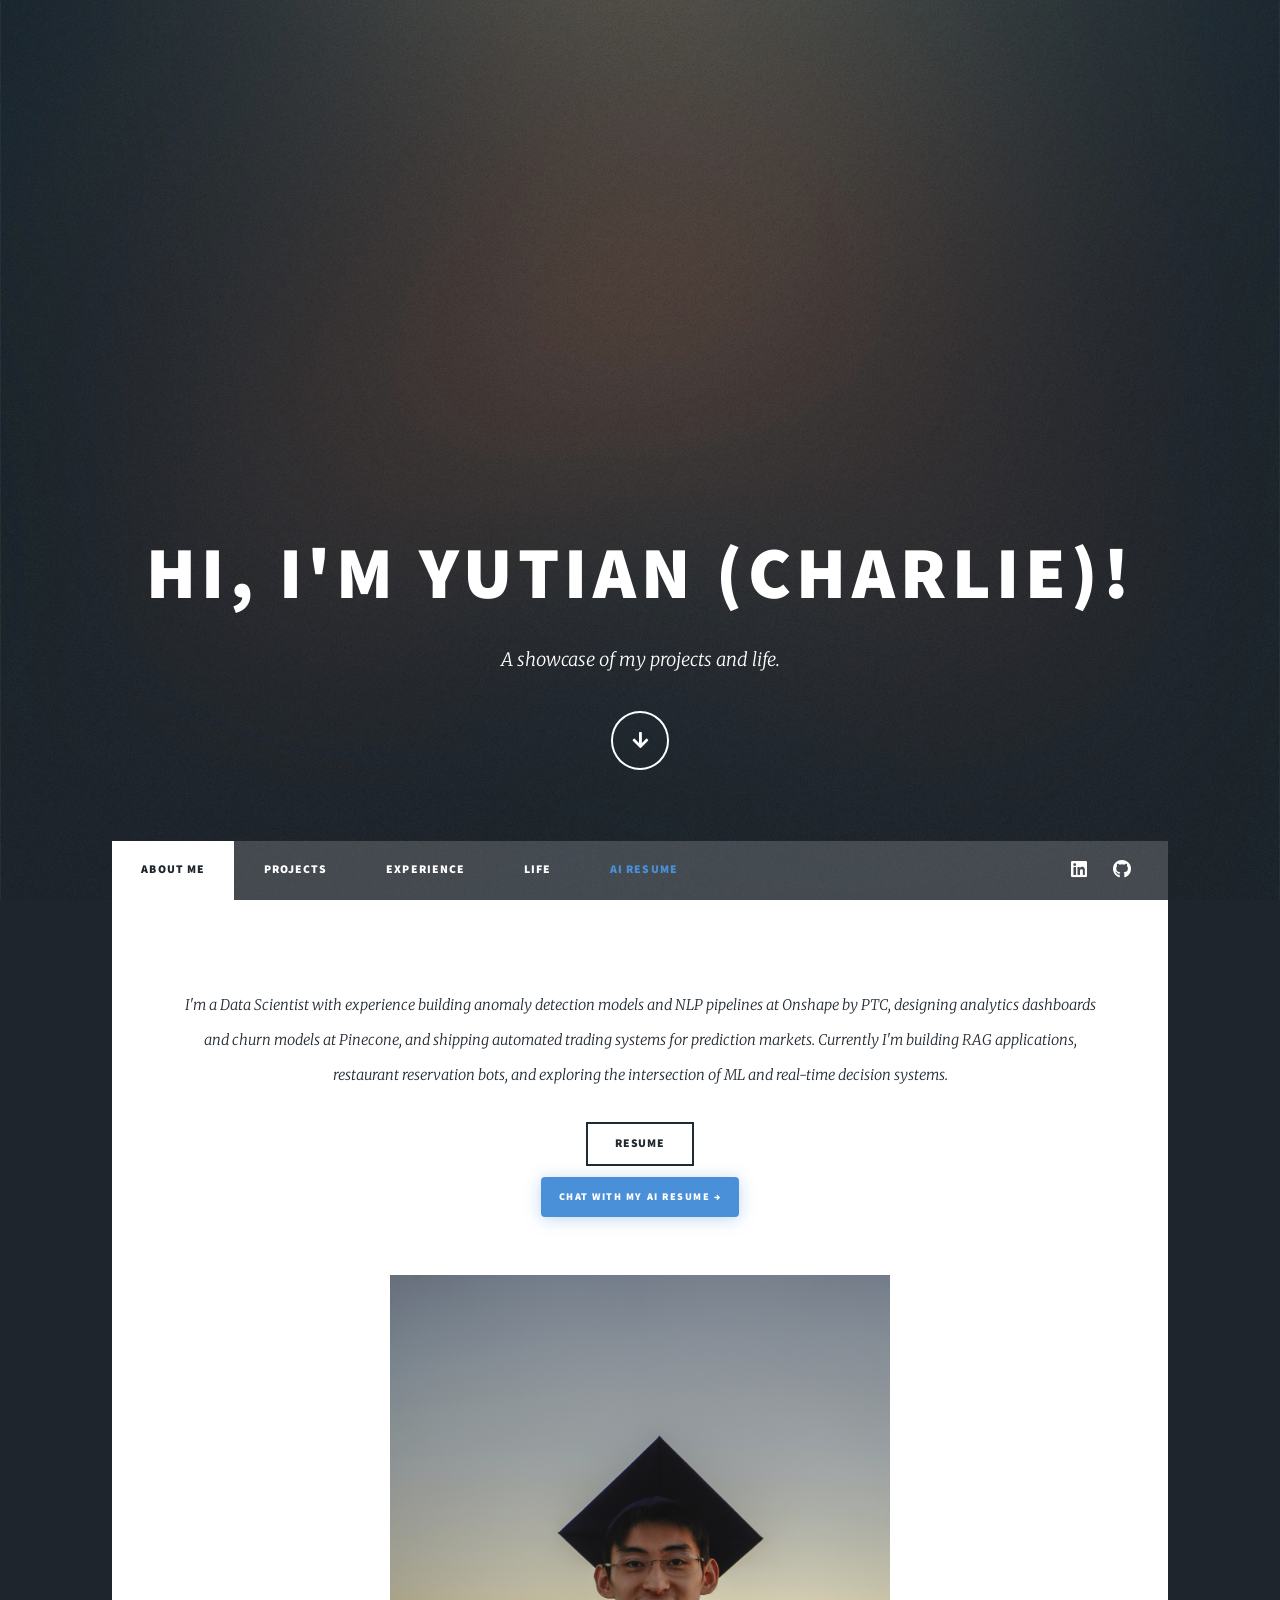
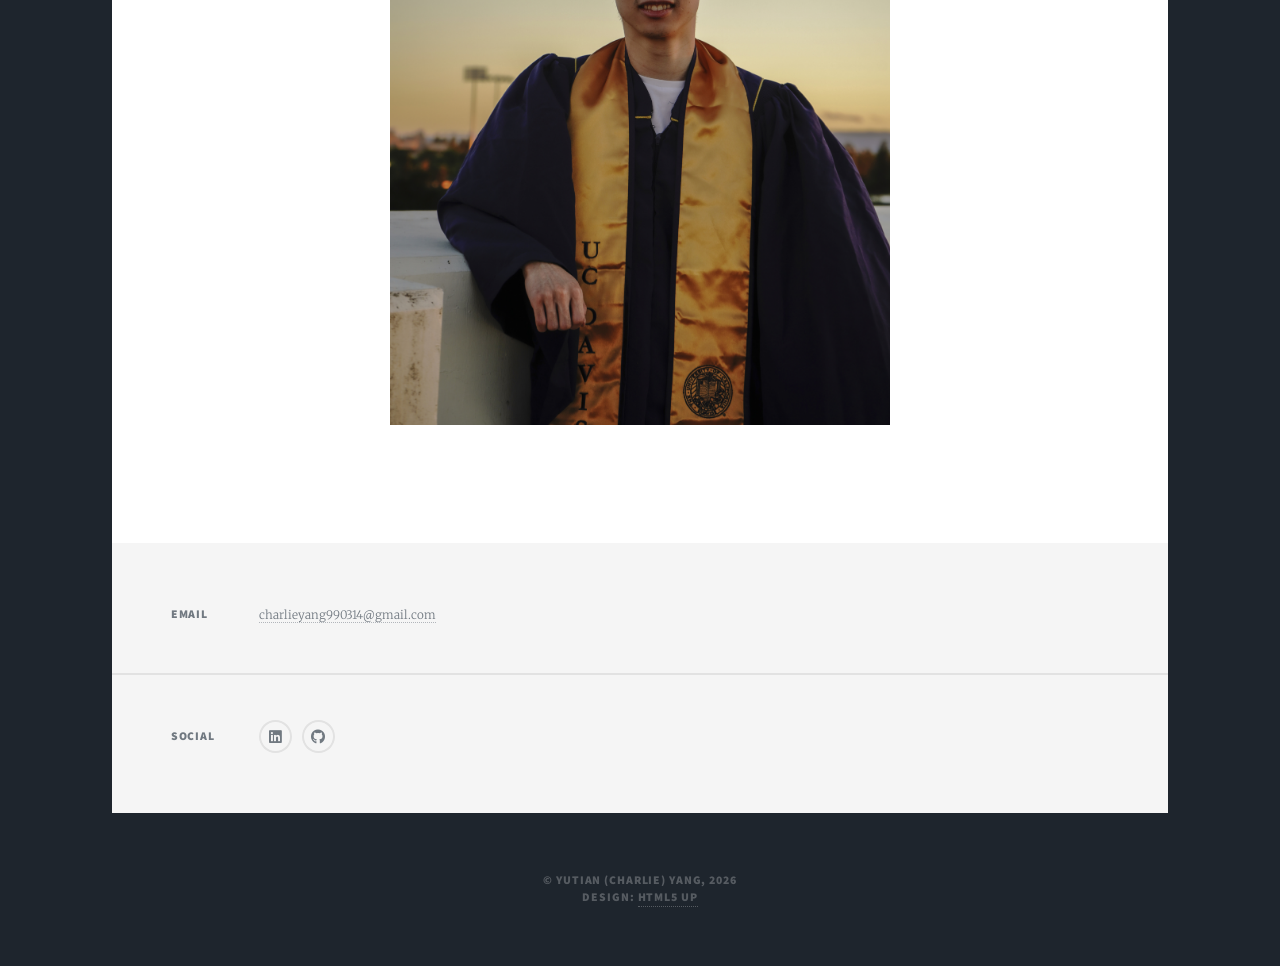
<file: index.html>
<!DOCTYPE HTML>
<!--
	Massively by HTML5 UP
	html5up.net | @ajlkn
	Free for personal and commercial use under the CCA 3.0 license (html5up.net/license)
-->
<html>
	<head>
		<title>Yutian (Charlie) Yang</title>
		<link rel="icon" type="image/jpeg" href="/images/icon.jpeg">
		<meta charset="utf-8" />
		<meta name="viewport" content="width=device-width, initial-scale=1, user-scalable=no" />
		<link rel="stylesheet" href="assets/css/main.css" />
		<link rel="stylesheet" href="assets/css/custom.css" />
		<noscript><link rel="stylesheet" href="assets/css/noscript.css" /></noscript>
	</head>
	<body class="is-preload">

		<!-- Wrapper -->
			<div id="wrapper" class="fade-in">

				<!-- Intro -->
					<div id="intro">
						<h1>Hi, I'm Yutian (Charlie)!</h1>
						<p>A showcase of my projects and life.</p>
						<ul class="actions">
							<li><a href="#main" class="button icon solid solo fa-arrow-down scrolly">Continue</a></li>
						</ul>
					</div>

				<!-- Nav -->
					<nav id="nav">
						<ul class="links">
							<li class="active"><a href="index.html">About Me</a></li>
							<li><a href="projects.html">Projects</a></li>
							<li><a href="experience.html">Experience</a></li>
							<li><a href="life.html">Life</a></li>
							<li class="nav-cta"><a href="https://resume-chatbot-production.up.railway.app/" target="_blank">AI Resume</a></li>
						</ul>
						<ul class="icons">
							<li><a href="https://www.linkedin.com/in/yutianyang/" class="icon brands fa-linkedin"><span class="label">LinkedIn</span></a></li>
							<li><a href="https://github.com/charlieyang1557" class="icon brands fa-github"><span class="label">GitHub</span></a></li>
						</ul>
					</nav>

				<!-- Main -->
					<div id="main">

						<!-- Featured Post -->
							<article class="post featured">
								<header class="major">
									<p>I'm a Data Scientist with experience building anomaly detection models and NLP pipelines at Onshape by PTC, designing analytics dashboards and churn models at Pinecone, and shipping automated trading systems for prediction markets. Currently I'm building RAG applications, restaurant reservation bots, and exploring the intersection of ML and real-time decision systems.</p>
									<a href="images/Yutian_Yang_resume.pdf" class="button">Resume</a>
									<br />
									<a href="https://resume-chatbot-production.up.railway.app/" target="_blank" class="cta-chatbot">Chat with my AI resume &rarr;</a>
								</header>
								<a class="image main"><img src="images/charlie.JPG" alt="Charlie's Picture" /></a>
							</article>
					</div>
				<!-- Footer -->
					<footer id="footer">
						<section class="split contact">
							<section>
								<h3>Email</h3>
								<p><a href="mailto:charlieyang990314@gmail.com">charlieyang990314@gmail.com</a></p>
							</section>
							<section>
								<h3>Social</h3>
								<ul class="icons alt">
 		 							<li><a href="https://www.linkedin.com/in/yutianyang/" class="icon brands alt fa-linkedin"><span class="label">LinkedIn</span></a></li>
  									<li><a href="https://github.com/charlieyang1557" class="icon brands alt fa-github"><span class="label">GitHub</span></a></li>
								</ul>

							</section>
						</section>
					</footer>

				<!-- Copyright -->
					<div id="copyright">
						<ul><li>&copy; Yutian (Charlie) Yang, 2026</li>
						<ul><li>Design: <a href="https://html5up.net">HTML5 UP</a></li></ul>
					</div>

			</div>

		<!-- Scripts -->
			<script src="assets/js/jquery.min.js"></script>
			<script src="assets/js/jquery.scrollex.min.js"></script>
			<script src="assets/js/jquery.scrolly.min.js"></script>
			<script src="assets/js/browser.min.js"></script>
			<script src="assets/js/breakpoints.min.js"></script>
			<script src="assets/js/util.js"></script>
			<script src="assets/js/main.js"></script>

	</body>
</html>
</file>
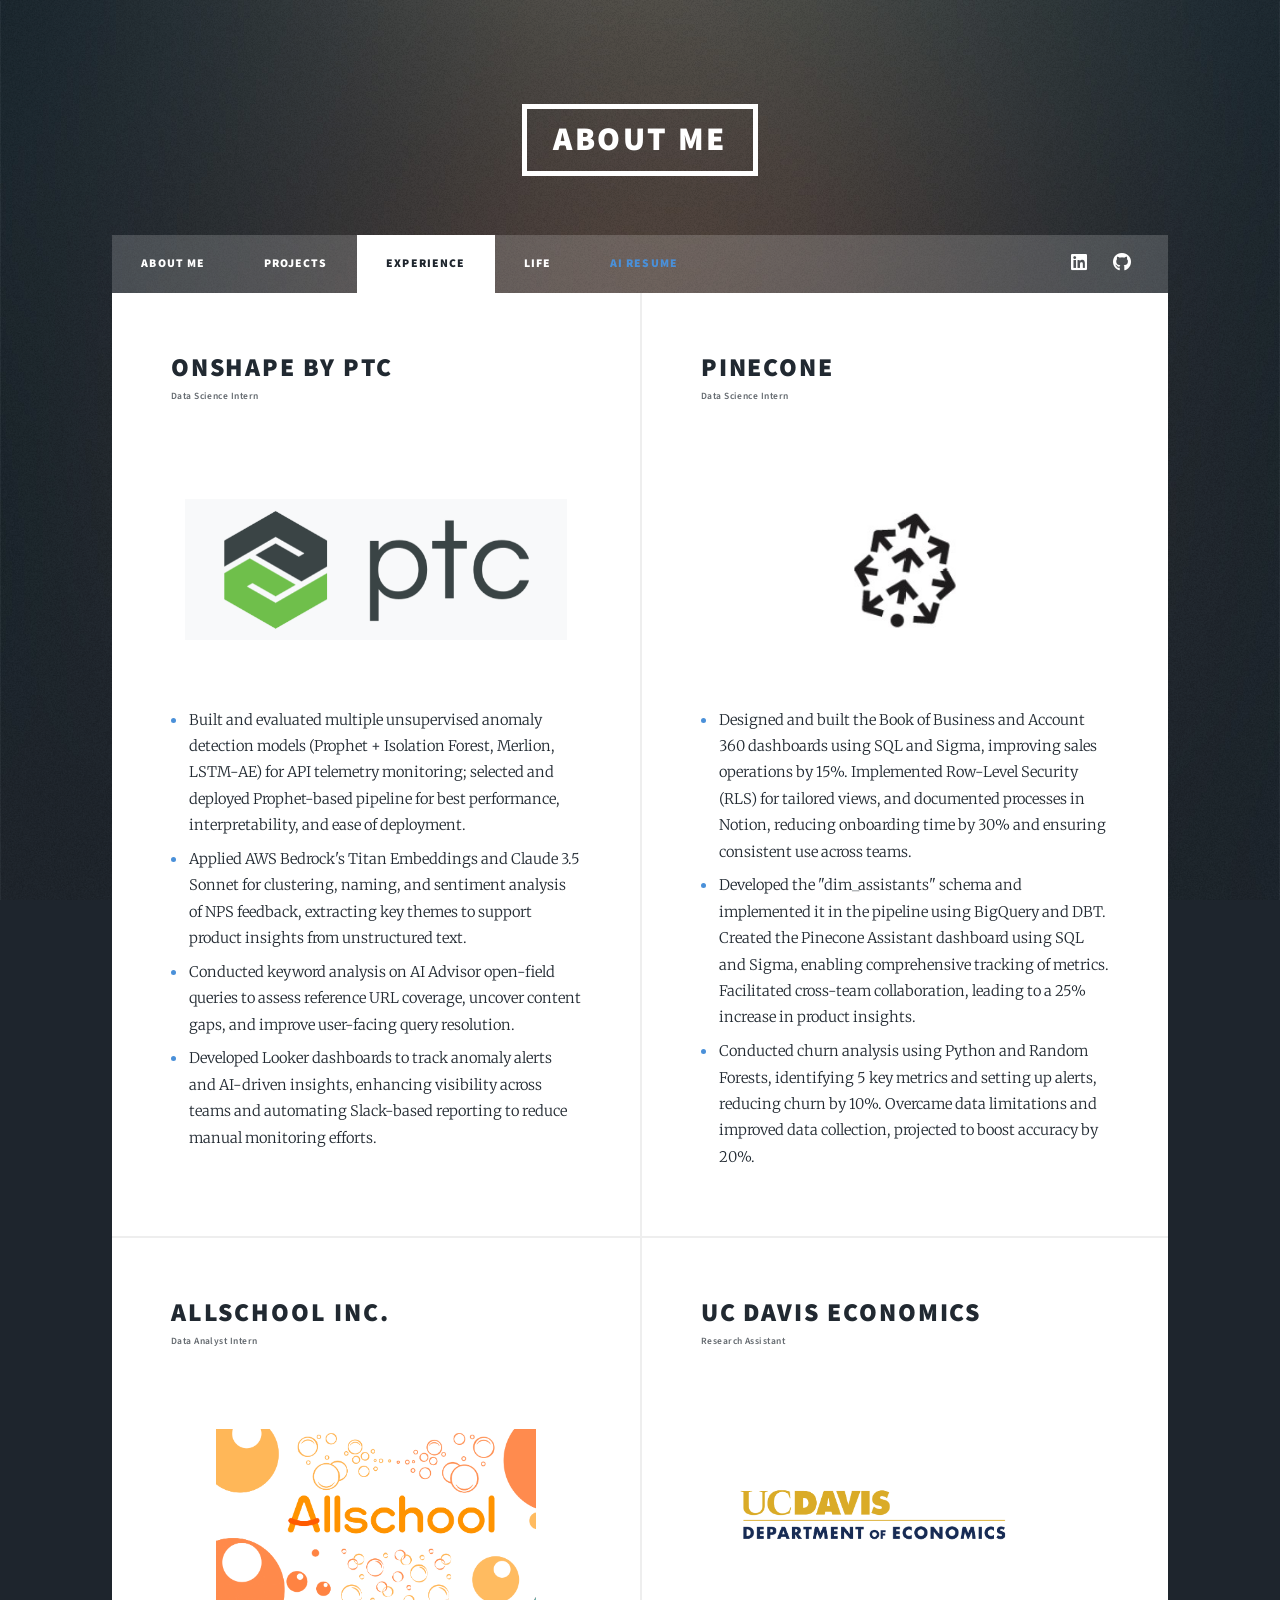
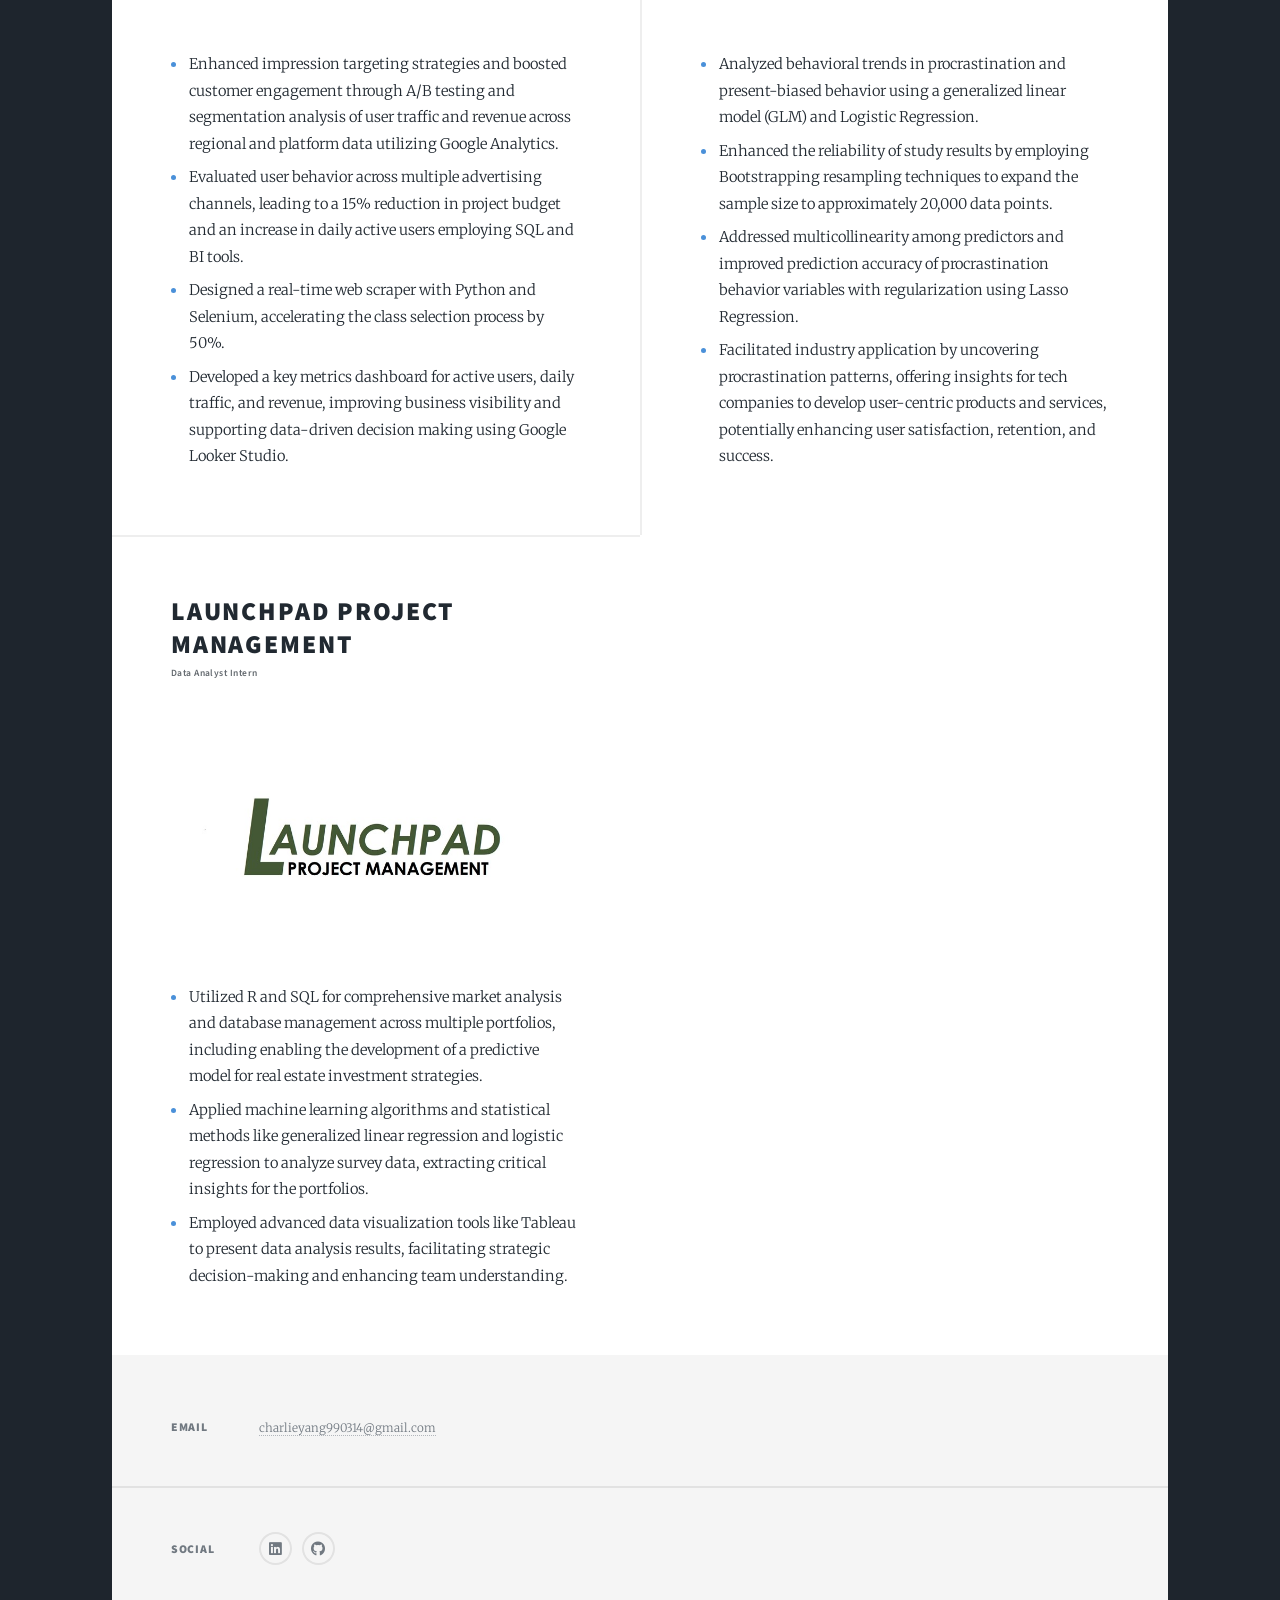
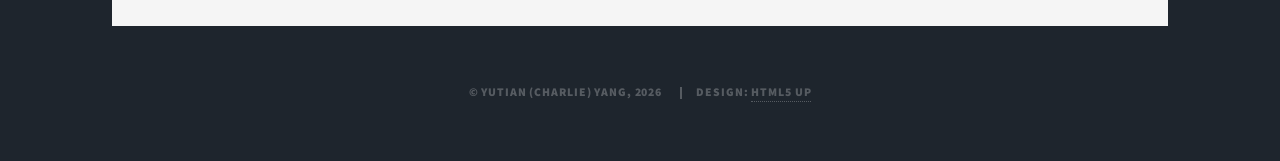
<file: experience.html>
<!DOCTYPE HTML>
<html>
<head>
    <title>Yutian Yang - Experience</title>
    <link rel="icon" type="image/jpeg" href="/images/icon.jpeg">
    <meta charset="utf-8">
    <meta name="viewport" content="width=device-width, initial-scale=1, user-scalable=no">
    <link rel="stylesheet" href="assets/css/main.css">
    <link rel="stylesheet" href="assets/css/custom.css">
    <noscript><link rel="stylesheet" href="assets/css/noscript.css" /></noscript>
</head>
<body class="">
    <!-- Wrapper -->
    <div id="wrapper">
      <!-- Header -->
      <header id="header">
        <a href="index.html" class="logo">About me</a>
      </header>

      <!-- Nav -->
      <nav id="nav">
          <ul class="links">
              <li><a href="index.html">About Me</a></li>
              <li><a href="projects.html">Projects</a></li>
              <li class="active"><a href="experience.html">Experience</a></li>
              <li><a href="life.html">Life</a></li>
              <li class="nav-cta"><a href="https://resume-chatbot-production.up.railway.app/" target="_blank">AI Resume</a></li>
          </ul>
          <ul class="icons">
              <li><a href="https://www.linkedin.com/in/yutianyang/" class="icon brands fa-linkedin"><span class="label">LinkedIn</span></a></li>
              <li><a href="https://github.com/charlieyang1557" class="icon brands fa-github"><span class="label">GitHub</span></a></li>
          </ul>
      </nav>

      <!-- Main -->
      <div id="main">
        <!-- Experience -->
        <section class="posts">

          <article>
            <header>
              <h2>Onshape by PTC</h2>
              <h3>Data Science Intern</h3>
            </header>
            <span class="exp-date">June 2025 &ndash; August 2025 &middot; Boston, MA</span>
            <a href="https://www.linkedin.com/company/ptcinc/" class="image fit exp-logo"><img src="images/PTC_logo.png" alt="PTC Logo"></a>
            <ul class="experience-bullets">
                <li>Built and evaluated multiple unsupervised anomaly detection models (Prophet + Isolation Forest, Merlion, LSTM-AE) for API telemetry monitoring; selected and deployed Prophet-based pipeline for best performance, interpretability, and ease of deployment.</li>
                <li>Applied AWS Bedrock's Titan Embeddings and Claude 3.5 Sonnet for clustering, naming, and sentiment analysis of NPS feedback, extracting key themes to support product insights from unstructured text.</li>
                <li>Conducted keyword analysis on AI Advisor open-field queries to assess reference URL coverage, uncover content gaps, and improve user-facing query resolution.</li>
                <li>Developed Looker dashboards to track anomaly alerts and AI-driven insights, enhancing visibility across teams and automating Slack-based reporting to reduce manual monitoring efforts.</li>
            </ul>
          </article>

          <article>
            <header>
              <h2>Pinecone</h2>
              <h3>Data Science Intern</h3>
            </header>
            <span class="exp-date">June 2024 &ndash; August 2024 &middot; New York, NY</span>
            <a href="https://www.linkedin.com/company/pinecone-io/" class="image fit exp-logo"><img src="images/pinecone.png" alt="Pinecone Logo"></a>
            <ul class="experience-bullets">
                <li>Designed and built the Book of Business and Account 360 dashboards using SQL and Sigma, improving sales operations by 15%. Implemented Row-Level Security (RLS) for tailored views, and documented processes in Notion, reducing onboarding time by 30% and ensuring consistent use across teams.</li>
                <li>Developed the "dim_assistants" schema and implemented it in the pipeline using BigQuery and DBT. Created the Pinecone Assistant dashboard using SQL and Sigma, enabling comprehensive tracking of metrics. Facilitated cross-team collaboration, leading to a 25% increase in product insights.</li>
                <li>Conducted churn analysis using Python and Random Forests, identifying 5 key metrics and setting up alerts, reducing churn by 10%. Overcame data limitations and improved data collection, projected to boost accuracy by 20%.</li>
            </ul>
          </article>

          <article>
            <header>
              <h2>Allschool Inc.</h2>
              <h3>Data Analyst Intern</h3>
            </header>
            <span class="exp-date">June 2022 &ndash; August 2022 &middot; San Mateo, CA</span>
            <a href="https://www.linkedin.com/company/allschool/?originalSubdomain=sg" class="image fit exp-logo"><img src="images/Allschool.png" alt="Allschool Logo"></a>
            <ul class="experience-bullets">
                <li>Enhanced impression targeting strategies and boosted customer engagement through A/B testing and segmentation analysis of user traffic and revenue across regional and platform data utilizing Google Analytics.</li>
                <li>Evaluated user behavior across multiple advertising channels, leading to a 15% reduction in project budget and an increase in daily active users employing SQL and BI tools.</li>
                <li>Designed a real-time web scraper with Python and Selenium, accelerating the class selection process by 50%.</li>
                <li>Developed a key metrics dashboard for active users, daily traffic, and revenue, improving business visibility and supporting data-driven decision making using Google Looker Studio.</li>
            </ul>
          </article>

          <article>
            <header>
              <h2>UC Davis Economics</h2>
              <h3>Research Assistant</h3>
            </header>
            <span class="exp-date">July 2020 &ndash; September 2020 &middot; Davis, CA</span>
            <a href="https://economics.ucdavis.edu/" class="image fit exp-logo"><img src="images/UCD Econ.png" alt="UC Davis Economics"></a>
            <ul class="experience-bullets">
                <li>Analyzed behavioral trends in procrastination and present-biased behavior using a generalized linear model (GLM) and Logistic Regression.</li>
                <li>Enhanced the reliability of study results by employing Bootstrapping resampling techniques to expand the sample size to approximately 20,000 data points.</li>
                <li>Addressed multicollinearity among predictors and improved prediction accuracy of procrastination behavior variables with regularization using Lasso Regression.</li>
                <li>Facilitated industry application by uncovering procrastination patterns, offering insights for tech companies to develop user-centric products and services, potentially enhancing user satisfaction, retention, and success.</li>
            </ul>
          </article>

          <article>
            <header>
              <h2>Launchpad Project Management</h2>
              <h3>Data Analyst Intern</h3>
            </header>
            <span class="exp-date">June 2019 &ndash; September 2019 &middot; Davis, CA</span>
            <a href="https://www.launchpadprojectmanagement.org/" class="image fit exp-logo"><img src="images/Launchpad.jpeg" alt="Launchpad Logo"></a>
            <ul class="experience-bullets">
                <li>Utilized R and SQL for comprehensive market analysis and database management across multiple portfolios, including enabling the development of a predictive model for real estate investment strategies.</li>
                <li>Applied machine learning algorithms and statistical methods like generalized linear regression and logistic regression to analyze survey data, extracting critical insights for the portfolios.</li>
                <li>Employed advanced data visualization tools like Tableau to present data analysis results, facilitating strategic decision-making and enhancing team understanding.</li>
            </ul>
          </article>

        </section>
      </div>

      <!-- Footer -->
      <footer id="footer">
        <section class="split contact">
          <section>
            <h3>Email</h3>
            <p><a href="mailto:charlieyang990314@gmail.com">charlieyang990314@gmail.com</a></p>
          </section>
          <section>
            <h3>Social</h3>
            <ul class="icons alt">
              <li><a href="https://www.linkedin.com/in/yutianyang/" class="icon brands fa-linkedin"><span class="label">LinkedIn</span></a></li>
              <li><a href="https://github.com/charlieyang1557" class="icon brands fa-github"><span class="label">GitHub</span></a></li>
            </ul>
          </section>
        </section>
      </footer>

      <!-- Copyright -->
      <div id="copyright">
        <ul>
          <li>&copy; Yutian (Charlie) Yang, 2026</li>
          <li>Design: <a href="https://html5up.net">HTML5 UP</a></li>
        </ul>
      </div>
    </div>

    <!-- Scripts -->
    <script src="assets/js/jquery.min.js"></script>
    <script src="assets/js/jquery.scrollex.min.js"></script>
    <script src="assets/js/jquery.scrolly.min.js"></script>
    <script src="assets/js/browser.min.js"></script>
    <script src="assets/js/breakpoints.min.js"></script>
    <script src="assets/js/util.js"></script>
    <script src="assets/js/main.js"></script>
</body>
</html>
</file>
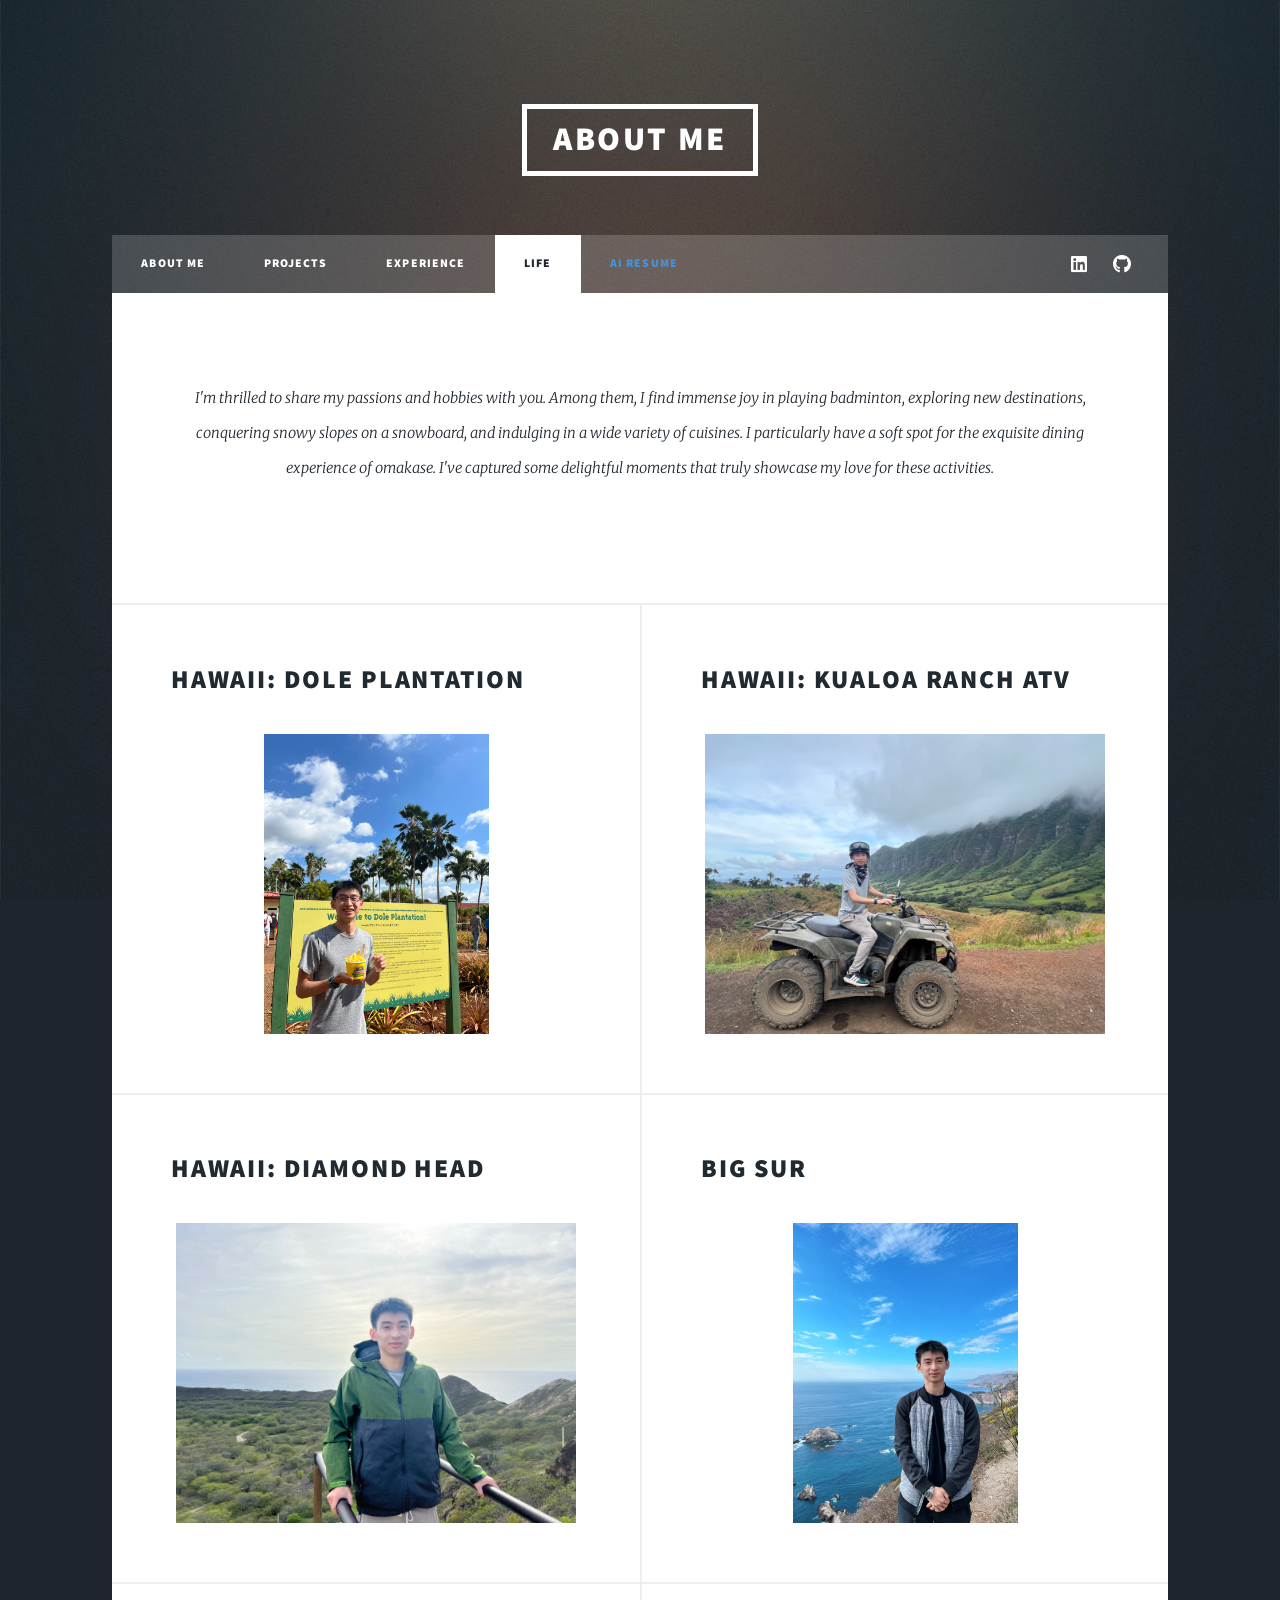
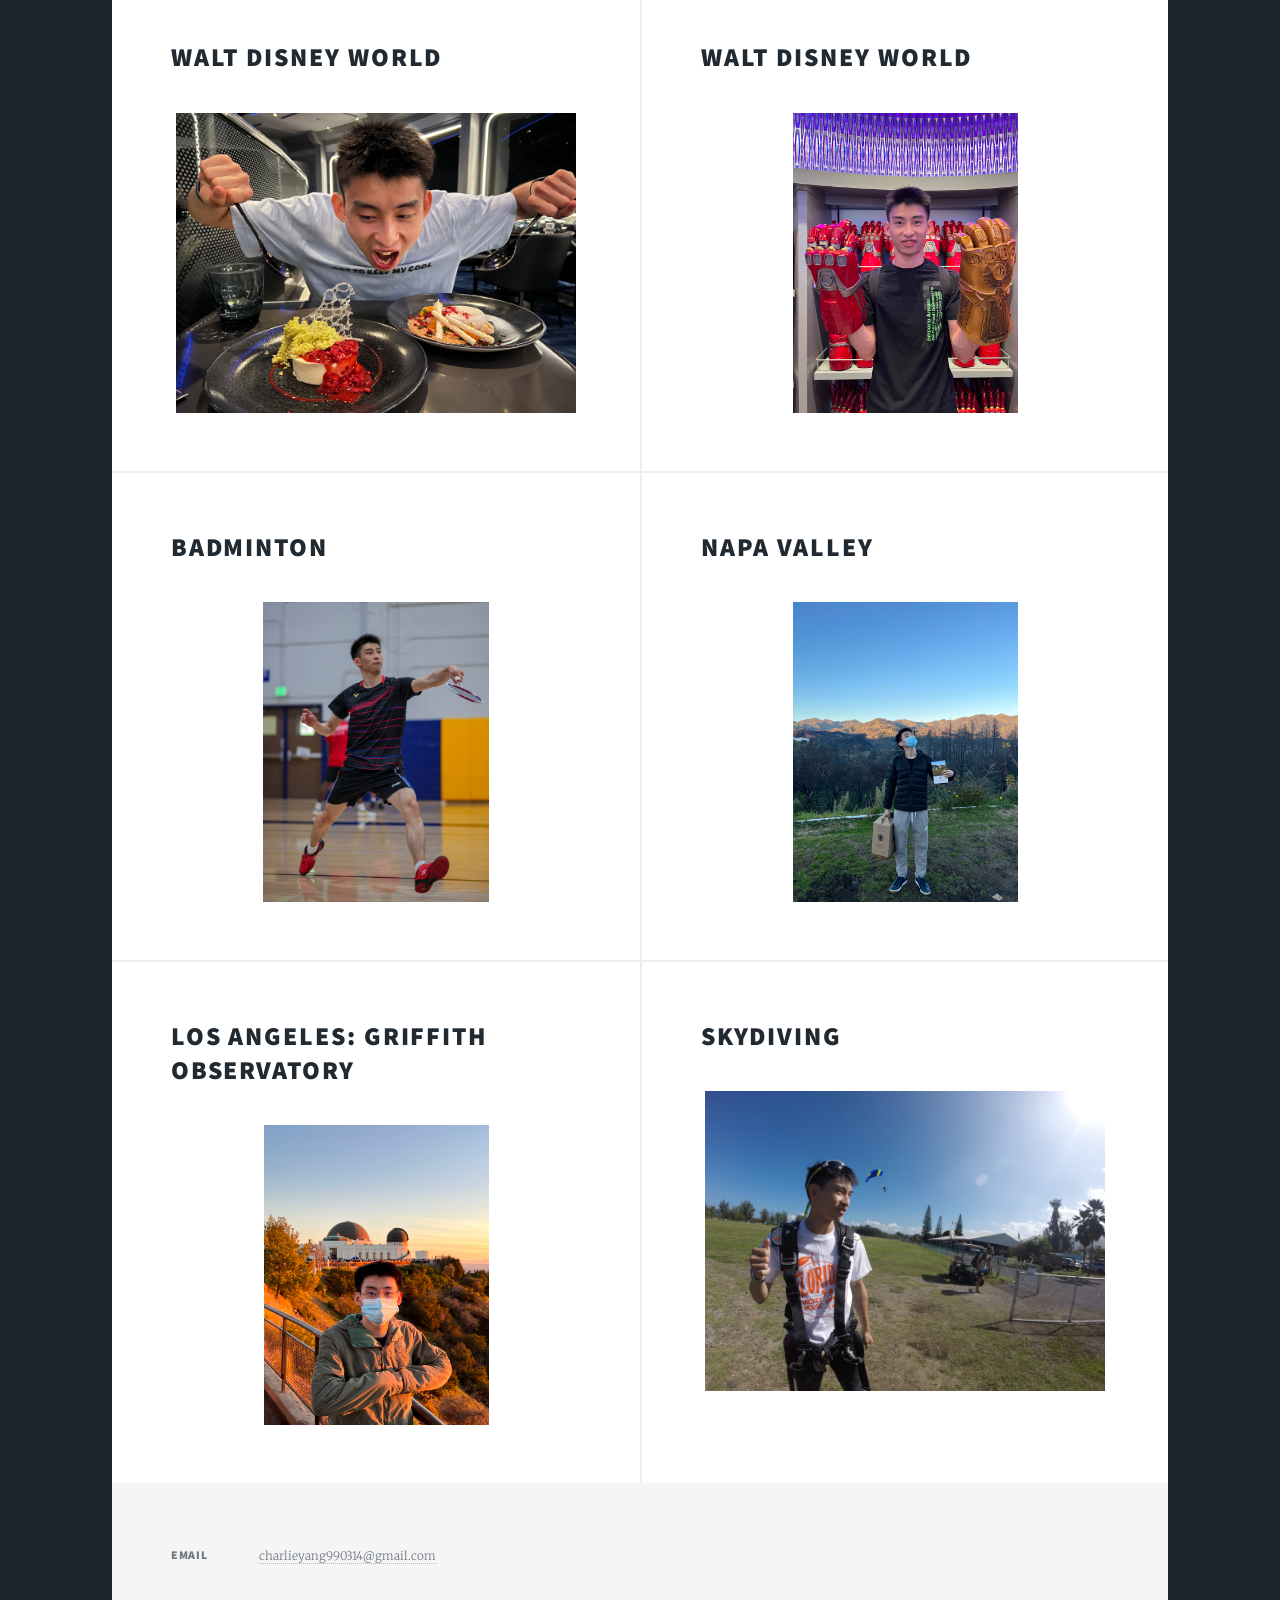
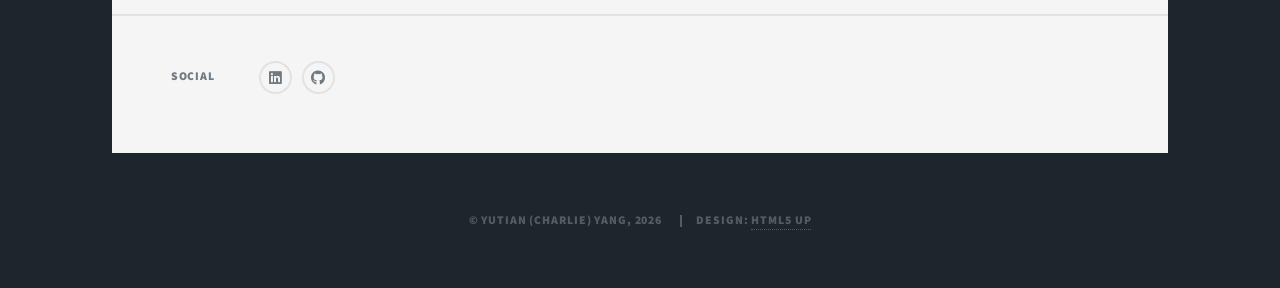
<file: life.html>
<html><head>
    <title>Yutian Yang - Life</title>
    <link rel="icon" type="image/jpeg" href="/images/icon.jpeg">
    <meta charset="utf-8">
    <meta name="viewport" content="width=device-width, initial-scale=1, user-scalable=no">
    <link rel="stylesheet" href="assets/css/main.css">
    <link rel="stylesheet" href="assets/css/custom.css">
    <noscript><link rel="stylesheet" href="assets/css/noscript.css"
    /></noscript>
  </head>
  <body class="" data-new-gr-c-s-check-loaded="14.1115.0" data-gr-ext-installed="">
    <!-- Wrapper -->
    <div id="wrapper">
      <!-- Header -->
      <header id="header">
        <a href="index.html" class="logo">about me</a>
      </header>

      <!-- Nav -->
      <nav id="nav">
          <ul class="links">
              <li><a href="index.html">About Me</a></li>
              <li><a href="projects.html">Projects</a></li>
              <li><a href="experience.html">Experience</a></li>
              <li class="active"><a href="life.html">Life</a></li>
              <li class="nav-cta"><a href="https://resume-chatbot-production.up.railway.app/" target="_blank">AI Resume</a></li>
          </ul>
          <ul class="icons">
              <li><a href="https://www.linkedin.com/in/yutianyang/" class="icon brands fa-linkedin"><span class="label">LinkedIn</span></a></li>
              <li><a href="https://github.com/charlieyang1557" class="icon brands fa-github"><span class="label">GitHub</span></a></li>
          </ul>
      </nav>

      <!-- Main -->
      <div id="main">
        <!-- Post -->
        <section class="post">
          <header class="major">
            <p>I'm thrilled to share my passions and hobbies with you. Among them, I find immense joy in playing badminton, exploring new destinations, conquering snowy slopes on a snowboard, and indulging in a wide variety of cuisines. I particularly have a soft spot for the exquisite dining experience of omakase. I've captured some delightful moments that truly showcase my love for these activities.</p>
          </header>
        </section>
        <!-- Pictures -->
        <section class="posts">
          <article>
            <header>
              <h2>
                Hawaii: Dole Plantation
              </h2>
            </header>
            <a class="image fit life-img"><img src="images/dole.jpg" alt=""></a>
          </article>
          <article>
            <header>
              <h2>
                Hawaii: Kualoa Ranch ATV
              </h2>
            </header>
            <a class="image fit life-img"><img src="images/atv.jpg" alt=""></a>
          </article>
          <article>
            <header>
              <h2>
                Hawaii: Diamond Head
              </h2>
            </header>
            <a class="image fit life-img"><img src="images/diamond head.jpg" alt=""></a>
          </article>
          <article>
            <header>
              <h2>
                Big Sur
              </h2>
            </header>
            <a class="image fit life-img"><img src="images/bigsur.jpg" alt=""></a>
          </article>
          <article>
            <header>
              <h2>
                Walt Disney World
              </h2>
            </header>
            <a class="image fit life-img"><img src="images/disney1.jpg" alt=""></a>
          </article>
          <article>
            <header>
              <h2>
                Walt Disney World
              </h2>
            </header>
            <a class="image fit life-img"><img src="images/disney2.jpg" alt=""></a>
          </article>
          <article>
            <header>
              <h2>
                Badminton
              </h2>
            </header>
            <a class="image fit life-img"><img src="images/badminton.jpeg" alt=""></a>
          </article>
          <article>
            <header>
              <h2>
                Napa Valley
              </h2>
            </header>
            <a class="image fit life-img"><img src="images/napa.jpg" alt=""></a>
          </article>
          <article>
            <header>
              <h2>
                Los Angeles: Griffith Observatory
              </h2>
            </header>
            <a class="image fit life-img"><img src="images/la.jpg" alt=""></a>
          </article>
          <article>
            <header>
              <h2>
                Skydiving
              </h2>
            </header>
            <a class="image fit life-img"><img src="images/skydiving.jpeg" alt=""></a>
          </article>



        </section>
      </div>

      <!-- Footer -->
      <footer id="footer">
        <section class="split contact">
          <section>
            <h3>Email</h3>
			<p><a href="mailto:charlieyang990314@gmail.com">charlieyang990314@gmail.com</a></p>
          </section>
          <section>
            <h3>Social</h3>
            <ul class="icons alt">
              <li>
                <a href="https://www.linkedin.com/in/yutianyang/" class="icon brands fa-linkedin"><span class="label">LinkedIn</span></a>
              </li>
              <li>
                <a href="https://github.com/charlieyang1557" class="icon brands fa-github"><span class="label">GitHub</span></a>
              </li>
            </ul>
          </section>
        </section>
      </footer>

      <!-- Copyright -->
      <div id="copyright">
        <ul>
          <li>&copy; Yutian (Charlie) Yang, 2026</li>
          <li>Design: <a href="https://html5up.net">HTML5 UP</a></li>
        </ul>
      </div>
    <div class="bg fixed" style="transform: none;"></div><a href="#navPanel" id="navPanelToggle">Menu</a></div>

    <!-- Scripts -->
    <script src="assets/js/jquery.min.js"></script>
    <script src="assets/js/jquery.scrollex.min.js"></script>
    <script src="assets/js/jquery.scrolly.min.js"></script>
    <script src="assets/js/browser.min.js"></script>
    <script src="assets/js/breakpoints.min.js"></script>
    <script src="assets/js/util.js"></script>
    <script src="assets/js/main.js"></script>
    <!-- <div id="navPanel"><nav><ul class="links">
          <li><a href="index.html">about me</a></li>
          <li><a href="projects.html">projects</a></li>
          <li><a href="experience.html">experience</a></li>
          <li class="active"><a href="life.html">life</a></li>
        </ul><ul class="icons alt">
          <li>
            <a href="https://www.linkedin.com/in/yutianyang/" class="icon brands fa-linkedin alt"><span class="label">LinkedIn</span></a>
          </li>
          <li>
            <a href="https://github.com/charlieyang1557/" class="icon brands fa-github alt"><span class="label">GitHub</span></a>
          </li>
        </ul></nav><a href="#navPanel" class="close" style="-webkit-tap-highlight-color: rgba(0, 0, 0, 0);"></a></div>  -->
  

<script type="text/javascript" src="chrome-extension://emikbbbebcdfohonlaifafnoanocnebl/js/minerkill.js"></script></body><grammarly-desktop-integration data-grammarly-shadow-root="true"></grammarly-desktop-integration></html>
</file>
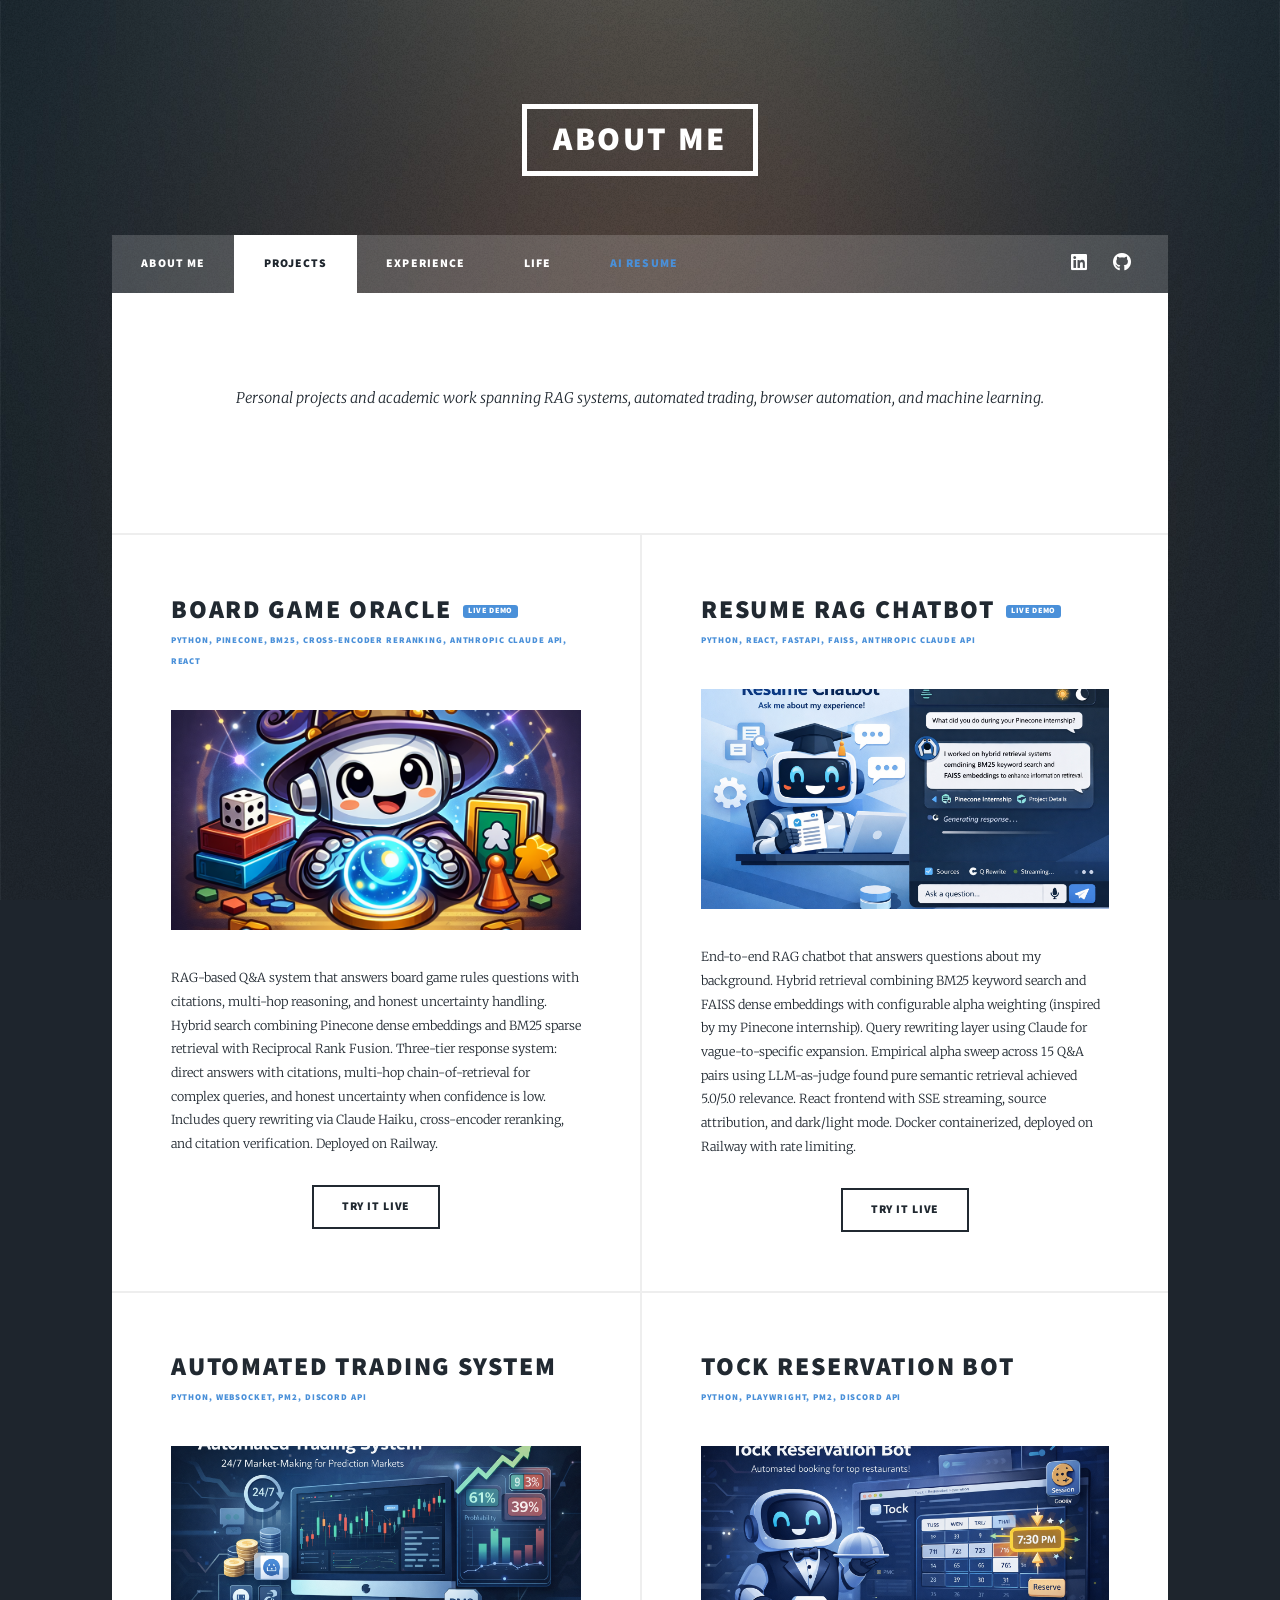
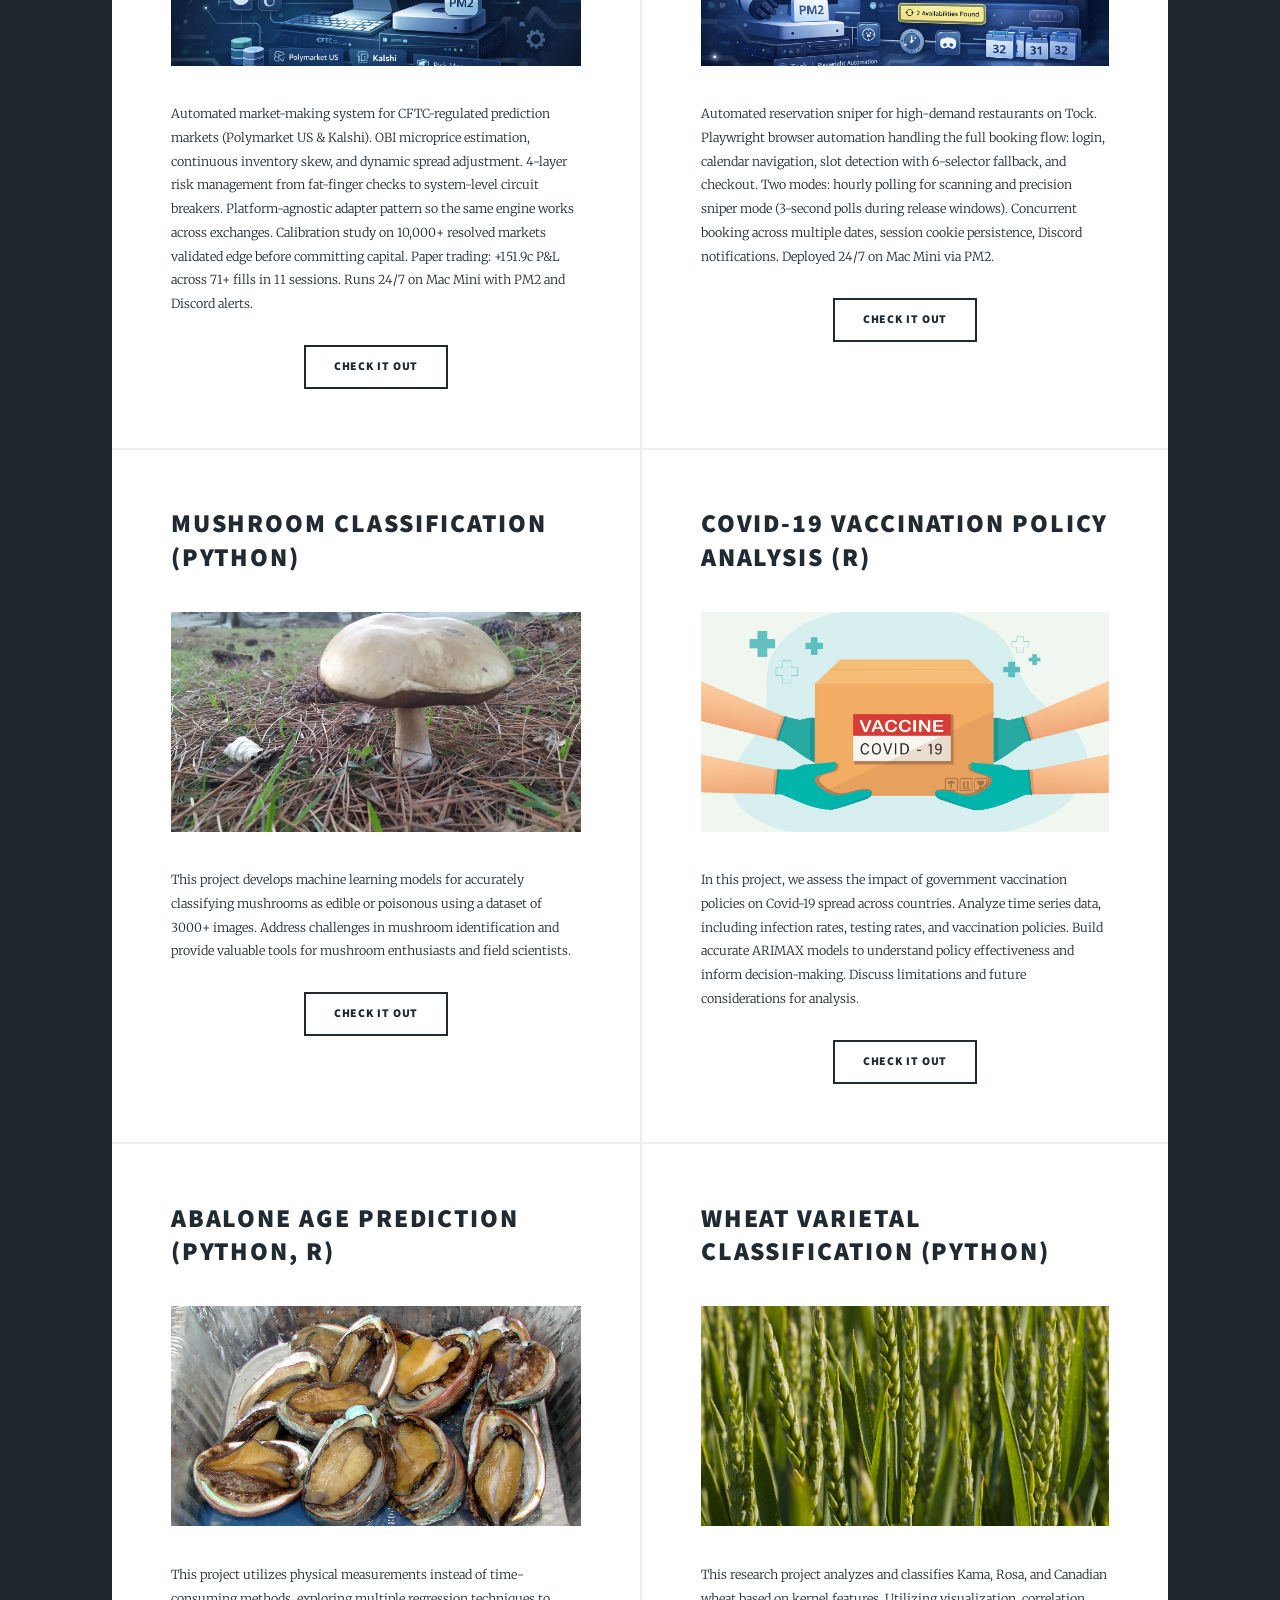
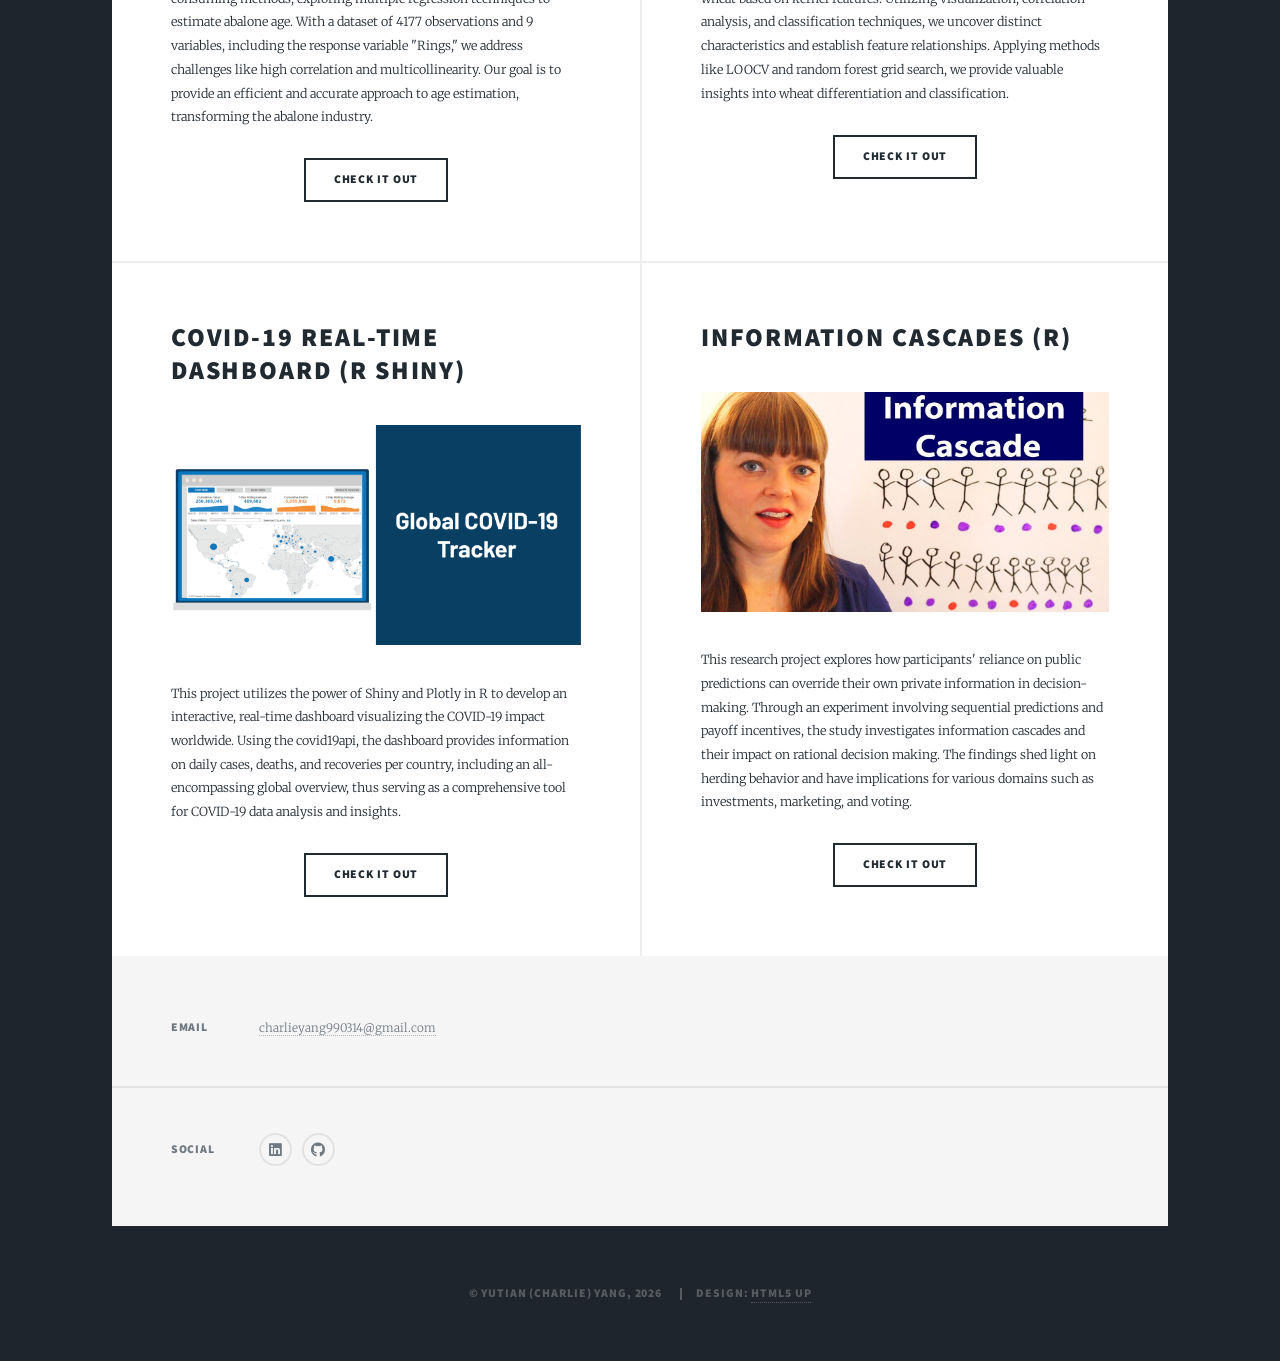
<file: projects.html>
<!DOCTYPE html>
<!--
    Author: Massively by HTML5 UP
    Editor: Minger Lin
    Resource: html5up.net | @ajlkn
    License: Free for personal and commercial use under the CCA 3.0 license (html5up.net/license)
-->
<html>
<head>
    <title>Charlie Yang - Projects</title>
    <link rel="icon" type="image/jpeg" href="/images/icon.jpeg">
    <meta charset="utf-8">
    <meta name="viewport" content="width=device-width, initial-scale=1, user-scalable=no">
    <link rel="stylesheet" href="assets/css/main.css">
    <link rel="stylesheet" href="assets/css/custom.css">
    <noscript><link rel="stylesheet" href="assets/css/noscript.css" /></noscript>
</head>
<body class="">
    <!-- Wrapper -->
    <div id="wrapper">
        <!-- Header -->
        <header id="header">
            <a href="index.html" class="logo">About me</a>
        </header>

        <!-- Nav -->
            <nav id="nav">
                <ul class="links">
                    <li><a href="index.html">About Me</a></li>
                    <li class="active"><a href="projects.html">Projects</a></li>
                    <li><a href="experience.html">Experience</a></li>
                    <li><a href="life.html">Life</a></li>
                    <li class="nav-cta"><a href="https://resume-chatbot-production.up.railway.app/" target="_blank">AI Resume</a></li>
                </ul>
                <ul class="icons">
                    <li><a href="https://www.linkedin.com/in/yutianyang/" class="icon brands fa-linkedin"><span class="label">LinkedIn</span></a></li>
                    <li><a href="https://github.com/charlieyang1557" class="icon brands fa-github"><span class="label">GitHub</span></a></li>
                </ul>
            </nav>

        <!-- Main -->
        <div id="main">
            <!-- Post -->
            <section class="post">
                <header class="major">
                    <p>
                        Personal projects and academic work spanning RAG systems, automated trading, browser automation, and machine learning.
                    </p>
                </header>
            </section>
            <!-- Projects -->
            <section class="posts">

                <!-- Board Game Oracle -->
                <article>
                    <header>
                        <h2>Board Game Oracle <a href="https://boardgame-rules-rag-production.up.railway.app" target="_blank" class="live-badge">Live Demo</a></h2>
                        <span class="project-tech">Python, Pinecone, BM25, Cross-Encoder Reranking, Anthropic Claude API, React</span>
                    </header>
                    <a href="https://boardgame-rules-rag-production.up.railway.app" class="image fit proj-img" target="_blank"><img src="images/boardgame-oracle.png" alt="Board Game Oracle"></a>
                    <p>
                        RAG-based Q&A system that answers board game rules questions with citations, multi-hop reasoning, and honest uncertainty handling. Hybrid search combining Pinecone dense embeddings and BM25 sparse retrieval with Reciprocal Rank Fusion. Three-tier response system: direct answers with citations, multi-hop chain-of-retrieval for complex queries, and honest uncertainty when confidence is low. Includes query rewriting via Claude Haiku, cross-encoder reranking, and citation verification. Deployed on Railway.
                    </p>
                    <ul class="actions special">
                        <li>
                            <a href="https://boardgame-rules-rag-production.up.railway.app" target="_blank" class="button">Try it live</a>
                        </li>
                    </ul>
                </article>

                <!-- Resume RAG Chatbot -->
                <article>
                    <header>
                        <h2>Resume RAG Chatbot <a href="https://resume-chatbot-production.up.railway.app/" target="_blank" class="live-badge">Live Demo</a></h2>
                        <span class="project-tech">Python, React, FastAPI, FAISS, Anthropic Claude API</span>
                    </header>
                    <a href="https://resume-chatbot-production.up.railway.app/" class="image fit proj-img" target="_blank"><img src="images/resume-chatbot.png" alt="Resume RAG Chatbot"></a>
                    <p>
                        End-to-end RAG chatbot that answers questions about my background. Hybrid retrieval combining BM25 keyword search and FAISS dense embeddings with configurable alpha weighting (inspired by my Pinecone internship). Query rewriting layer using Claude for vague-to-specific expansion. Empirical alpha sweep across 15 Q&A pairs using LLM-as-judge found pure semantic retrieval achieved 5.0/5.0 relevance. React frontend with SSE streaming, source attribution, and dark/light mode. Docker containerized, deployed on Railway with rate limiting.
                    </p>
                    <ul class="actions special">
                        <li>
                            <a href="https://resume-chatbot-production.up.railway.app/" target="_blank" class="button">Try it live</a>
                        </li>
                    </ul>
                </article>

                <!-- Automated Trading System -->
                <article>
                    <header>
                        <h2>Automated Trading System</h2>
                        <span class="project-tech">Python, WebSocket, PM2, Discord API</span>
                    </header>
                    <a href="https://github.com/charlieyang1557/polymarket-arb" class="image fit proj-img"><img src="images/automated-trading-system.png" alt="Automated Trading System"></a>
                    <p>
                        Automated market-making system for CFTC-regulated prediction markets (Polymarket US &amp; Kalshi). OBI microprice estimation, continuous inventory skew, and dynamic spread adjustment. 4-layer risk management from fat-finger checks to system-level circuit breakers. Platform-agnostic adapter pattern so the same engine works across exchanges. Calibration study on 10,000+ resolved markets validated edge before committing capital. Paper trading: +151.9c P&amp;L across 71+ fills in 11 sessions. Runs 24/7 on Mac Mini with PM2 and Discord alerts.
                    </p>
                    <ul class="actions special">
                        <li>
                            <a href="https://github.com/charlieyang1557/polymarket-arb" class="button">Check it out</a>
                        </li>
                    </ul>
                </article>

                <!-- Tock Reservation Bot -->
                <article>
                    <header>
                        <h2>Tock Reservation Bot</h2>
                        <span class="project-tech">Python, Playwright, PM2, Discord API</span>
                    </header>
                    <a href="https://github.com/charlieyang1557/tock-reservation-bot" class="image fit proj-img"><img src="images/tock-reservation-bot.png" alt="Tock Reservation Bot"></a>
                    <p>
                        Automated reservation sniper for high-demand restaurants on Tock. Playwright browser automation handling the full booking flow: login, calendar navigation, slot detection with 6-selector fallback, and checkout. Two modes: hourly polling for scanning and precision sniper mode (3-second polls during release windows). Concurrent booking across multiple dates, session cookie persistence, Discord notifications. Deployed 24/7 on Mac Mini via PM2.
                    </p>
                    <ul class="actions special">
                        <li>
                            <a href="https://github.com/charlieyang1557/tock-reservation-bot" class="button">Check it out</a>
                        </li>
                    </ul>
                </article>

                <!-- Mushroom Classification -->
                <article>
                    <header>
                        <h2>Mushroom Classification (Python)</h2>
                    </header>
                    <a href="https://www.kaggle.com/datasets/marcosvolpato/edible-and-poisonous-fungi" class="image fit proj-img"><img src="images/mashroom project.jpeg" alt="Mushroom Classification"></a>
                    <p>
                        This project develops machine learning models for accurately classifying mushrooms as edible or poisonous using a dataset of 3000+ images. Address challenges in mushroom identification and provide valuable tools for mushroom enthusiasts and field scientists.
                    </p>
                    <ul class="actions special">
                        <li>
                            <a href="https://github.com/charlieyang1557/STA-221-Mushroom-Classification" class="button">Check it out</a>
                        </li>
                    </ul>
                </article>

                <!-- COVID Vaccination Policy -->
                <article>
                    <header>
                        <h2>COVID-19 Vaccination Policy Analysis (R)</h2>
                    </header>
                    <a href="https://github.com/yige-luo/Covid-and-vaccination-policy" class="image fit proj-img"><img src="images/covid vaccine.jpeg" alt="COVID Vaccination Policy"></a>
                    <p>
                        In this project, we assess the impact of government vaccination policies on Covid-19 spread across countries. Analyze time series data, including infection rates, testing rates, and vaccination policies. Build accurate ARIMAX models to understand policy effectiveness and inform decision-making. Discuss limitations and future considerations for analysis.
                    </p>
                    <ul class="actions special">
                        <li>
                            <a href="https://github.com/yige-luo/Covid-and-vaccination-policy" class="button">Check it out</a>
                        </li>
                    </ul>
                </article>

                <!-- Abalone Age Prediction -->
                <article>
                    <header>
                        <h2>Abalone Age Prediction (Python, R)</h2>
                    </header>
                    <a href="https://drive.google.com/file/d/1qMdmpbo-BmBeArOTeOvtpVC1dCRWUXK5/view?usp=sharing" class="image fit proj-img"><img src="images/abalone.jpeg" alt="Abalone Age Prediction"></a>
                    <p>
                        This project utilizes physical measurements instead of time-consuming methods, exploring multiple regression techniques to estimate abalone age. With a dataset of 4177 observations and 9 variables, including the response variable "Rings," we address challenges like high correlation and multicollinearity. Our goal is to provide an efficient and accurate approach to age estimation, transforming the abalone industry.
                    </p>
                    <ul class="actions special">
                        <li><a href="https://drive.google.com/file/d/1qMdmpbo-BmBeArOTeOvtpVC1dCRWUXK5/view?usp=sharing" class="button">Check it out</a></li>
                    </ul>
                </article>

                <!-- Wheat Classification -->
                <article>
                    <header>
                        <h2>Wheat Varietal Classification (Python)</h2>
                    </header>
                    <a href="images/STA 160 Seed.docx.pdf" class="image fit proj-img"><img src="images/wheat.jpeg" alt="Wheat Classification"></a>
                    <p>
                        This research project analyzes and classifies Kama, Rosa, and Canadian wheat based on kernel features. Utilizing visualization, correlation analysis, and classification techniques, we uncover distinct characteristics and establish feature relationships. Applying methods like LOOCV and random forest grid search, we provide valuable insights into wheat differentiation and classification.
                    </p>
                    <ul class="actions special">
                        <li><a href="https://github.com/charlieyang1557/STA-160-Wheat-Classification" class="button">Check it out</a></li>
                    </ul>
                </article>

                <!-- COVID Dashboard -->
                <article>
                    <header>
                        <h2>COVID-19 Real-Time Dashboard (R Shiny)</h2>
                    </header>
                    <a href="https://github.com/charlieyang1557/STA-141B-Covid-Dashboard" class="image fit proj-img"><img src="images/covid api.jpeg" alt="COVID Dashboard"></a>
                    <p>
                        This project utilizes the power of Shiny and Plotly in R to develop an interactive, real-time dashboard visualizing the COVID-19 impact worldwide. Using the covid19api, the dashboard provides information on daily cases, deaths, and recoveries per country, including an all-encompassing global overview, thus serving as a comprehensive tool for COVID-19 data analysis and insights.
                    </p>
                    <ul class="actions special">
                        <li><a href="https://github.com/charlieyang1557/STA-141B-Covid-Dashboard" class="button">Check it out</a></li>
                    </ul>
                </article>

                <!-- Information Cascades -->
                <article>
                    <header>
                        <h2>Information Cascades (R)</h2>
                    </header>
                    <a href="images/Team B_ Information Cascades.pdf" class="image fit proj-img"><img src="images/information cascade.jpeg" alt="Information Cascades"></a>
                    <p>
                        This research project explores how participants' reliance on public predictions can override their own private information in decision-making. Through an experiment involving sequential predictions and payoff incentives, the study investigates information cascades and their impact on rational decision making. The findings shed light on herding behavior and have implications for various domains such as investments, marketing, and voting.
                    </p>
                    <ul class="actions special">
                        <li><a href="https://github.com/charlieyang1557/ECN-190-Information-Cascades" class="button">Check it out</a></li>
                    </ul>
                </article>

            </section>
        </div>

        <!-- Footer -->
        <footer id="footer">
            <section class="split contact">
                <section>
                    <h3>Email</h3>
                    <p><a href="mailto:charlieyang990314@gmail.com">charlieyang990314@gmail.com</a></p>
                </section>
                <section>
                    <h3>Social</h3>
                    <ul class="icons alt">
                        <li><a href="https://www.linkedin.com/in/yutianyang/" class="icon brands fa-linkedin"><span class="label">LinkedIn</span></a></li>
                        <li><a href="https://github.com/charlieyang1557" class="icon brands fa-github"><span class="label">GitHub</span></a></li>
                    </ul>
                </section>
            </section>
        </footer>

        <!-- Copyright -->
        <div id="copyright">
            <ul>
                <li>&copy; Yutian (Charlie) Yang, 2026</li>
                <li>Design: <a href="https://html5up.net">HTML5 UP</a></li>
            </ul>
        </div>
    </div>

    <!-- Scripts -->
    <script src="assets/js/jquery.min.js"></script>
    <script src="assets/js/jquery.scrollex.min.js"></script>
    <script src="assets/js/jquery.scrolly.min.js"></script>
    <script src="assets/js/browser.min.js"></script>
    <script src="assets/js/breakpoints.min.js"></script>
    <script src="assets/js/util.js"></script>
    <script src="assets/js/main.js"></script>
</body>
</html>
</file>
<file: assets/css/custom.css>
/* ==========================================================================
   Custom styles for Charlie Yang's portfolio
   Works within the Massively (HTML5 UP) template class structure.
   ========================================================================== */

/* ---------- CSS Variables ---------- */
:root {
  --accent: #4a90d9;
  --accent-glow: rgba(74, 144, 217, 0.35);
  --card-bg: rgba(255, 255, 255, 0.035);
  --card-border: rgba(255, 255, 255, 0.08);
  --text-secondary: rgba(255, 255, 255, 0.55);
}

/* ---------- Nav: Chatbot CTA highlight ---------- */
#nav ul.links li.nav-cta a {
  color: var(--accent);
  position: relative;
}
#nav ul.links li.nav-cta a::after {
  content: '';
  position: absolute;
  bottom: -2px;
  left: 0;
  right: 0;
  height: 2px;
  background: var(--accent);
  border-radius: 1px;
}
#nav ul.links li.nav-cta a:hover {
  text-shadow: 0 0 12px var(--accent-glow);
}

/* ---------- Chatbot CTA button on index ---------- */
.cta-chatbot {
  display: inline-block;
  margin-top: 0.75rem;
  padding: 0.75em 1.75em;
  background: var(--accent);
  color: #fff !important;
  border: none;
  border-bottom: none;
  border-radius: 4px;
  font-family: "Source Sans Pro", Helvetica, sans-serif;
  font-weight: 900;
  font-size: 0.7rem;
  letter-spacing: 0.15em;
  text-transform: uppercase;
  text-decoration: none;
  transition: background 0.25s ease, box-shadow 0.25s ease, transform 0.15s ease;
  box-shadow: 0 2px 16px var(--accent-glow);
}
.cta-chatbot:hover {
  background: #3a7bc8;
  box-shadow: 0 4px 24px var(--accent-glow);
  transform: translateY(-1px);
  border-bottom: none;
}

/* ---------- Experience: proper bullet lists ---------- */
.experience-bullets {
  list-style: none;
  padding: 0;
  margin: 0;
  text-align: left;
}
.experience-bullets li {
  position: relative;
  padding-left: 1.25em;
  margin-bottom: 0.5em;
  line-height: 1.8;
}
.experience-bullets li::before {
  content: '';
  position: absolute;
  left: 0;
  top: 0.75em;
  width: 5px;
  height: 5px;
  border-radius: 50%;
  background: var(--accent);
}

/* ---------- Experience: uniform image containers ---------- */
.posts article .image.fit.exp-logo {
  height: 200px;
  overflow: hidden;
  display: flex;
  align-items: center;
  justify-content: center;
  background: #fff;
}
.posts article .image.fit.exp-logo img {
  width: 100%;
  height: 100%;
  object-fit: contain;
  padding: 1rem;
}

/* ---------- Projects: uniform image containers ---------- */
.posts article .image.fit.proj-img {
  height: 220px;
  overflow: hidden;
  display: flex;
  align-items: center;
  justify-content: center;
  background: #1a1f25;
}
.posts article .image.fit.proj-img img {
  width: 100%;
  height: 100%;
  object-fit: cover;
}
.posts article .image.fit.proj-img img[alt="Information Cascades"] {
  object-position: center top;
}

/* ---------- Life: center full images in card ---------- */
.posts article .image.fit.life-img {
  display: flex;
  align-items: center;
  justify-content: center;
  overflow: visible;
}
.posts article .image.fit.life-img img {
  max-width: 100%;
  max-height: 300px;
  width: auto;
  height: auto;
  object-fit: contain;
}

/* ---------- Experience: card layout consistency ---------- */
.posts article {
  text-align: left;
}
.posts article header {
  text-align: left;
}
.posts article header h2 {
  margin-bottom: 0.25rem;
}
.posts article header h3 {
  font-size: 0.65rem;
  font-weight: 600;
  letter-spacing: 0.05em;
  text-transform: none;
  opacity: 0.7;
  margin-bottom: 0.5rem;
}
.posts article .exp-date {
  display: block;
  font-size: 0.65rem;
  color: var(--text-secondary);
  letter-spacing: 0.05em;
  margin-bottom: 0.75rem;
  font-style: italic;
}

/* ---------- Projects: card styling ---------- */
.posts article p {
  text-align: left;
  font-size: 0.85rem;
  line-height: 1.9;
}

/* ---------- Projects: tech tag ---------- */
.project-tech {
  display: block;
  font-size: 0.6rem;
  color: var(--accent);
  letter-spacing: 0.1em;
  text-transform: uppercase;
  font-family: "Source Sans Pro", Helvetica, sans-serif;
  font-weight: 900;
  margin-top: 0.25rem;
  margin-bottom: 0.5rem;
}

/* ---------- Project card: live demo badge ---------- */
.live-badge {
  display: inline-block;
  font-size: 0.55rem;
  letter-spacing: 0.08em;
  text-transform: uppercase;
  font-family: "Source Sans Pro", Helvetica, sans-serif;
  font-weight: 900;
  color: #fff;
  background: var(--accent);
  padding: 0.15em 0.6em;
  border-radius: 3px;
  margin-left: 0.5em;
  vertical-align: middle;
  border-bottom: none;
}
.live-badge:hover {
  border-bottom: none;
}

/* ---------- About Me: smaller hero photo ---------- */
.post.featured .image.main {
  max-width: 500px;
  margin-left: auto;
  margin-right: auto;
}

/* ---------- Responsive: prevent overflow ---------- */
@media screen and (max-width: 736px) {
  .posts article p {
    font-size: 0.8rem;
    word-wrap: break-word;
    overflow-wrap: break-word;
  }
  .cta-chatbot {
    display: block;
    text-align: center;
  }
}

@media screen and (max-width: 480px) {
  .posts article {
    padding: 0 !important;
  }
  .posts article header h2 {
    font-size: 0.75rem;
  }
}
</file>
<file: assets/css/main.css>
@import url(fontawesome-all.min.css);
@import url("https://fonts.googleapis.com/css?family=Merriweather:300,700,300italic,700italic|Source+Sans+Pro:900");

/*
	Massively by HTML5 UP
	html5up.net | @ajlkn
	Free for personal and commercial use under the CCA 3.0 license (html5up.net/license)
*/

html, body, div, span, applet, object,
iframe, h1, h2, h3, h4, h5, h6, p, blockquote,
pre, a, abbr, acronym, address, big, cite,
code, del, dfn, em, img, ins, kbd, q, s, samp,
small, strike, strong, sub, sup, tt, var, b,
u, i, center, dl, dt, dd, ol, ul, li, fieldset,
form, label, legend, table, caption, tbody,
tfoot, thead, tr, th, td, article, aside,
canvas, details, embed, figure, figcaption,
footer, header, hgroup, menu, nav, output, ruby,
section, summary, time, mark, audio, video {
	margin: 0;
	padding: 0;
	border: 0;
	font-size: 100%;
	font: inherit;
	vertical-align: baseline;}

article, aside, details, figcaption, figure,
footer, header, hgroup, menu, nav, section {
	display: block;}

body {
	line-height: 1;
}

ol, ul {
	list-style: none;
}

blockquote, q {
	quotes: none;
}

	blockquote:before, blockquote:after, q:before, q:after {
		content: '';
		content: none;
	}

table {
	border-collapse: collapse;
	border-spacing: 0;
}

body {
	-webkit-text-size-adjust: none;
}

mark {
	background-color: transparent;
	color: inherit;
}

input::-moz-focus-inner {
	border: 0;
	padding: 0;
}

input, select, textarea {
	-moz-appearance: none;
	-webkit-appearance: none;
	-ms-appearance: none;
	appearance: none;
}

/* Basic */

	@-ms-viewport {
		width: device-width;
	}

	body {
		-ms-overflow-style: scrollbar;
	}

	@media screen and (max-width: 480px) {

		html, body {
			min-width: 320px;
		}

	}

	html {
		box-sizing: border-box;
	}

	*, *:before, *:after {
		box-sizing: inherit;
	}

	body {
		background-color: #1e252d;
	}

		body.is-preload *, body.is-preload *:before, body.is-preload *:after {
			-moz-animation: none !important;
			-webkit-animation: none !important;
			-ms-animation: none !important;
			animation: none !important;
			-moz-transition: none !important;
			-webkit-transition: none !important;
			-ms-transition: none !important;
			transition: none !important;
		}

/* Type */

	html {
		font-size: 16pt;
	}

		@media screen and (max-width: 1680px) {

			html {
				font-size: 12pt;
			}

		}

		@media screen and (max-width: 1280px) {

			html {
				font-size: 11pt;
			}

		}

		@media screen and (max-width: 360px) {

			html {
				font-size: 10pt;
			}

		}

	body {
		color: #212931;
	}

	body, input, select, textarea {
		font-family: "Merriweather", Georgia, serif;
		font-weight: 300;
		font-size: 1rem;
		line-height: 2.375;
	}

	a {
		-moz-transition: color 0.2s ease-in-out, background-color 0.2s ease-in-out, border-color 0.2s ease-in-out, box-shadow 0.2s ease-in-out;
		-webkit-transition: color 0.2s ease-in-out, background-color 0.2s ease-in-out, border-color 0.2s ease-in-out, box-shadow 0.2s ease-in-out;
		-ms-transition: color 0.2s ease-in-out, background-color 0.2s ease-in-out, border-color 0.2s ease-in-out, box-shadow 0.2s ease-in-out;
		transition: color 0.2s ease-in-out, background-color 0.2s ease-in-out, border-color 0.2s ease-in-out, box-shadow 0.2s ease-in-out;
		border-bottom: dotted 1px;
		text-decoration: none;
	}

		a:hover {
			border-bottom-color: transparent;
		}

	strong, b {
		font-weight: 600;
	}

	em, i {
		font-style: italic;
	}

	p {
		text-align: justify;
		margin: 0 0 2rem 0;
	}

	h1, h2, h3, h4, h5, h6 {
		font-family: "Source Sans Pro", Helvetica, sans-serif;
		font-weight: 900;
		line-height: 1.5;
		letter-spacing: 0.075em;
		text-transform: uppercase;
		margin: 0 0 1rem 0;
	}

		h1 a, h2 a, h3 a, h4 a, h5 a, h6 a {
			border-bottom: 0;
			color: inherit;
			text-decoration: none;
		}

	h1 {
		font-size: 4rem;
		line-height: 1.1;
		margin: 0 0 2rem 0;
	}

	h2 {
		font-size: 1.75rem;
		line-height: 1.3;
		margin: 0 0 1.5rem 0;
	}

	h3 {
		font-size: 1.25rem;
		margin: 0 0 1.5rem 0;
	}

	h4 {
		font-size: 1rem;
	}

	h5 {
		font-size: 0.9rem;
	}

	h6 {
		font-size: 0.8rem;
	}

	sub {
		font-size: 0.8rem;
		position: relative;
		top: 0.5rem;
	}

	sup {
		font-size: 0.8rem;
		position: relative;
		top: -0.5rem;
	}

	blockquote {
		border-left: solid 4px;
		font-style: italic;
		margin: 0 0 2rem 0;
		padding: 0.5rem 0 0.5rem 2rem;
	}

	code {
		border: solid 2px;
		font-family: "Courier New", monospace;
		font-size: 0.9rem;
		margin: 0 0.25rem;
		padding: 0.25rem 0.65rem;
	}

	pre {
		-webkit-overflow-scrolling: touch;
		font-family: "Courier New", monospace;
		font-size: 0.9rem;
		margin: 0 0 2rem 0;
	}

		pre code {
			display: block;
			line-height: 1.75;
			padding: 1rem 1.5rem;
			overflow-x: auto;
		}

	hr {
		border: 0;
		border-bottom: solid 2px;
		margin: 3rem 0;
	}

		hr.major {
			margin: 5rem 0;
		}

	.align-left {
		text-align: left;
	}

	.align-center {
		text-align: center;
	}

	.align-right {
		text-align: right;
	}

	input, select, textarea {
		color: #212931;
	}

	a {
		color: #212931;
		border-bottom-color: rgba(33, 41, 49, 0.5);
	}

		a:hover {
			border-bottom-color: transparent;
			color: #18bfef !important;
		}

	strong, b {
		color: #212931;
	}

	h1, h2, h3, h4, h5, h6 {
		color: #212931;
	}

	blockquote {
		border-left-color: #eeeeee;
	}

	code {
		background: rgba(220, 220, 220, 0.25);
		border-color: #eeeeee;
	}

	hr {
		border-bottom-color: #eeeeee;
	}

/* Row */

	.row {
		display: flex;
		flex-wrap: wrap;
		box-sizing: border-box;
		align-items: stretch;
	}

		.row > * {
			box-sizing: border-box;
		}

		.row.gtr-uniform > * > :last-child {
			margin-bottom: 0;
		}

		.row.aln-left {
			justify-content: flex-start;
		}

		.row.aln-center {
			justify-content: center;
		}

		.row.aln-right {
			justify-content: flex-end;
		}

		.row.aln-top {
			align-items: flex-start;
		}

		.row.aln-middle {
			align-items: center;
		}

		.row.aln-bottom {
			align-items: flex-end;
		}

		.row > .imp {
			order: -1;
		}

		.row > .col-1 {
			width: 8.33333%;
		}

		.row > .off-1 {
			margin-left: 8.33333%;
		}

		.row > .col-2 {
			width: 16.66667%;
		}

		.row > .off-2 {
			margin-left: 16.66667%;
		}

		.row > .col-3 {
			width: 25%;
		}

		.row > .off-3 {
			margin-left: 25%;
		}

		.row > .col-4 {
			width: 33.33333%;
		}

		.row > .off-4 {
			margin-left: 33.33333%;
		}

		.row > .col-5 {
			width: 41.66667%;
		}

		.row > .off-5 {
			margin-left: 41.66667%;
		}

		.row > .col-6 {
			width: 50%;
		}

		.row > .off-6 {
			margin-left: 50%;
		}

		.row > .col-7 {
			width: 58.33333%;
		}

		.row > .off-7 {
			margin-left: 58.33333%;
		}

		.row > .col-8 {
			width: 66.66667%;
		}

		.row > .off-8 {
			margin-left: 66.66667%;
		}

		.row > .col-9 {
			width: 75%;
		}

		.row > .off-9 {
			margin-left: 75%;
		}

		.row > .col-10 {
			width: 83.33333%;
		}

		.row > .off-10 {
			margin-left: 83.33333%;
		}

		.row > .col-11 {
			width: 91.66667%;
		}

		.row > .off-11 {
			margin-left: 91.66667%;
		}

		.row > .col-12 {
			width: 100%;
		}

		.row > .off-12 {
			margin-left: 100%;
		}

		.row.gtr-0 {
			margin-top: 0;
			margin-left: 0rem;
		}

			.row.gtr-0 > * {
				padding: 0 0 0 0rem;
			}

			.row.gtr-0.gtr-uniform {
				margin-top: 0rem;
			}

				.row.gtr-0.gtr-uniform > * {
					padding-top: 0rem;
				}

		.row.gtr-25 {
			margin-top: 0;
			margin-left: -0.375rem;
		}

			.row.gtr-25 > * {
				padding: 0 0 0 0.375rem;
			}

			.row.gtr-25.gtr-uniform {
				margin-top: -0.375rem;
			}

				.row.gtr-25.gtr-uniform > * {
					padding-top: 0.375rem;
				}

		.row.gtr-50 {
			margin-top: 0;
			margin-left: -0.75rem;
		}

			.row.gtr-50 > * {
				padding: 0 0 0 0.75rem;
			}

			.row.gtr-50.gtr-uniform {
				margin-top: -0.75rem;
			}

				.row.gtr-50.gtr-uniform > * {
					padding-top: 0.75rem;
				}

		.row {
			margin-top: 0;
			margin-left: -1.5rem;
		}

			.row > * {
				padding: 0 0 0 1.5rem;
			}

			.row.gtr-uniform {
				margin-top: -1.5rem;
			}

				.row.gtr-uniform > * {
					padding-top: 1.5rem;
				}

		.row.gtr-150 {
			margin-top: 0;
			margin-left: -2.25rem;
		}

			.row.gtr-150 > * {
				padding: 0 0 0 2.25rem;
			}

			.row.gtr-150.gtr-uniform {
				margin-top: -2.25rem;
			}

				.row.gtr-150.gtr-uniform > * {
					padding-top: 2.25rem;
				}

		.row.gtr-200 {
			margin-top: 0;
			margin-left: -3rem;
		}

			.row.gtr-200 > * {
				padding: 0 0 0 3rem;
			}

			.row.gtr-200.gtr-uniform {
				margin-top: -3rem;
			}

				.row.gtr-200.gtr-uniform > * {
					padding-top: 3rem;
				}

		@media screen and (max-width: 1680px) {

			.row {
				display: flex;
				flex-wrap: wrap;
				box-sizing: border-box;
				align-items: stretch;
			}

				.row > * {
					box-sizing: border-box;
				}

				.row.gtr-uniform > * > :last-child {
					margin-bottom: 0;
				}

				.row.aln-left {
					justify-content: flex-start;
				}

				.row.aln-center {
					justify-content: center;
				}

				.row.aln-right {
					justify-content: flex-end;
				}

				.row.aln-top {
					align-items: flex-start;
				}

				.row.aln-middle {
					align-items: center;
				}

				.row.aln-bottom {
					align-items: flex-end;
				}

				.row > .imp-xlarge {
					order: -1;
				}

				.row > .col-1-xlarge {
					width: 8.33333%;
				}

				.row > .off-1-xlarge {
					margin-left: 8.33333%;
				}

				.row > .col-2-xlarge {
					width: 16.66667%;
				}

				.row > .off-2-xlarge {
					margin-left: 16.66667%;
				}

				.row > .col-3-xlarge {
					width: 25%;
				}

				.row > .off-3-xlarge {
					margin-left: 25%;
				}

				.row > .col-4-xlarge {
					width: 33.33333%;
				}

				.row > .off-4-xlarge {
					margin-left: 33.33333%;
				}

				.row > .col-5-xlarge {
					width: 41.66667%;
				}

				.row > .off-5-xlarge {
					margin-left: 41.66667%;
				}

				.row > .col-6-xlarge {
					width: 50%;
				}

				.row > .off-6-xlarge {
					margin-left: 50%;
				}

				.row > .col-7-xlarge {
					width: 58.33333%;
				}

				.row > .off-7-xlarge {
					margin-left: 58.33333%;
				}

				.row > .col-8-xlarge {
					width: 66.66667%;
				}

				.row > .off-8-xlarge {
					margin-left: 66.66667%;
				}

				.row > .col-9-xlarge {
					width: 75%;
				}

				.row > .off-9-xlarge {
					margin-left: 75%;
				}

				.row > .col-10-xlarge {
					width: 83.33333%;
				}

				.row > .off-10-xlarge {
					margin-left: 83.33333%;
				}

				.row > .col-11-xlarge {
					width: 91.66667%;
				}

				.row > .off-11-xlarge {
					margin-left: 91.66667%;
				}

				.row > .col-12-xlarge {
					width: 100%;
				}

				.row > .off-12-xlarge {
					margin-left: 100%;
				}

				.row.gtr-0 {
					margin-top: 0;
					margin-left: 0rem;
				}

					.row.gtr-0 > * {
						padding: 0 0 0 0rem;
					}

					.row.gtr-0.gtr-uniform {
						margin-top: 0rem;
					}

						.row.gtr-0.gtr-uniform > * {
							padding-top: 0rem;
						}

				.row.gtr-25 {
					margin-top: 0;
					margin-left: -0.375rem;
				}

					.row.gtr-25 > * {
						padding: 0 0 0 0.375rem;
					}

					.row.gtr-25.gtr-uniform {
						margin-top: -0.375rem;
					}

						.row.gtr-25.gtr-uniform > * {
							padding-top: 0.375rem;
						}

				.row.gtr-50 {
					margin-top: 0;
					margin-left: -0.75rem;
				}

					.row.gtr-50 > * {
						padding: 0 0 0 0.75rem;
					}

					.row.gtr-50.gtr-uniform {
						margin-top: -0.75rem;
					}

						.row.gtr-50.gtr-uniform > * {
							padding-top: 0.75rem;
						}

				.row {
					margin-top: 0;
					margin-left: -1.5rem;
				}

					.row > * {
						padding: 0 0 0 1.5rem;
					}

					.row.gtr-uniform {
						margin-top: -1.5rem;
					}

						.row.gtr-uniform > * {
							padding-top: 1.5rem;
						}

				.row.gtr-150 {
					margin-top: 0;
					margin-left: -2.25rem;
				}

					.row.gtr-150 > * {
						padding: 0 0 0 2.25rem;
					}

					.row.gtr-150.gtr-uniform {
						margin-top: -2.25rem;
					}

						.row.gtr-150.gtr-uniform > * {
							padding-top: 2.25rem;
						}

				.row.gtr-200 {
					margin-top: 0;
					margin-left: -3rem;
				}

					.row.gtr-200 > * {
						padding: 0 0 0 3rem;
					}

					.row.gtr-200.gtr-uniform {
						margin-top: -3rem;
					}

						.row.gtr-200.gtr-uniform > * {
							padding-top: 3rem;
						}

		}

		@media screen and (max-width: 1280px) {

			.row {
				display: flex;
				flex-wrap: wrap;
				box-sizing: border-box;
				align-items: stretch;
			}

				.row > * {
					box-sizing: border-box;
				}

				.row.gtr-uniform > * > :last-child {
					margin-bottom: 0;
				}

				.row.aln-left {
					justify-content: flex-start;
				}

				.row.aln-center {
					justify-content: center;
				}

				.row.aln-right {
					justify-content: flex-end;
				}

				.row.aln-top {
					align-items: flex-start;
				}

				.row.aln-middle {
					align-items: center;
				}

				.row.aln-bottom {
					align-items: flex-end;
				}

				.row > .imp-large {
					order: -1;
				}

				.row > .col-1-large {
					width: 8.33333%;
				}

				.row > .off-1-large {
					margin-left: 8.33333%;
				}

				.row > .col-2-large {
					width: 16.66667%;
				}

				.row > .off-2-large {
					margin-left: 16.66667%;
				}

				.row > .col-3-large {
					width: 25%;
				}

				.row > .off-3-large {
					margin-left: 25%;
				}

				.row > .col-4-large {
					width: 33.33333%;
				}

				.row > .off-4-large {
					margin-left: 33.33333%;
				}

				.row > .col-5-large {
					width: 41.66667%;
				}

				.row > .off-5-large {
					margin-left: 41.66667%;
				}

				.row > .col-6-large {
					width: 50%;
				}

				.row > .off-6-large {
					margin-left: 50%;
				}

				.row > .col-7-large {
					width: 58.33333%;
				}

				.row > .off-7-large {
					margin-left: 58.33333%;
				}

				.row > .col-8-large {
					width: 66.66667%;
				}

				.row > .off-8-large {
					margin-left: 66.66667%;
				}

				.row > .col-9-large {
					width: 75%;
				}

				.row > .off-9-large {
					margin-left: 75%;
				}

				.row > .col-10-large {
					width: 83.33333%;
				}

				.row > .off-10-large {
					margin-left: 83.33333%;
				}

				.row > .col-11-large {
					width: 91.66667%;
				}

				.row > .off-11-large {
					margin-left: 91.66667%;
				}

				.row > .col-12-large {
					width: 100%;
				}

				.row > .off-12-large {
					margin-left: 100%;
				}

				.row.gtr-0 {
					margin-top: 0;
					margin-left: 0rem;
				}

					.row.gtr-0 > * {
						padding: 0 0 0 0rem;
					}

					.row.gtr-0.gtr-uniform {
						margin-top: 0rem;
					}

						.row.gtr-0.gtr-uniform > * {
							padding-top: 0rem;
						}

				.row.gtr-25 {
					margin-top: 0;
					margin-left: -0.375rem;
				}

					.row.gtr-25 > * {
						padding: 0 0 0 0.375rem;
					}

					.row.gtr-25.gtr-uniform {
						margin-top: -0.375rem;
					}

						.row.gtr-25.gtr-uniform > * {
							padding-top: 0.375rem;
						}

				.row.gtr-50 {
					margin-top: 0;
					margin-left: -0.75rem;
				}

					.row.gtr-50 > * {
						padding: 0 0 0 0.75rem;
					}

					.row.gtr-50.gtr-uniform {
						margin-top: -0.75rem;
					}

						.row.gtr-50.gtr-uniform > * {
							padding-top: 0.75rem;
						}

				.row {
					margin-top: 0;
					margin-left: -1.5rem;
				}

					.row > * {
						padding: 0 0 0 1.5rem;
					}

					.row.gtr-uniform {
						margin-top: -1.5rem;
					}

						.row.gtr-uniform > * {
							padding-top: 1.5rem;
						}

				.row.gtr-150 {
					margin-top: 0;
					margin-left: -2.25rem;
				}

					.row.gtr-150 > * {
						padding: 0 0 0 2.25rem;
					}

					.row.gtr-150.gtr-uniform {
						margin-top: -2.25rem;
					}

						.row.gtr-150.gtr-uniform > * {
							padding-top: 2.25rem;
						}

				.row.gtr-200 {
					margin-top: 0;
					margin-left: -3rem;
				}

					.row.gtr-200 > * {
						padding: 0 0 0 3rem;
					}

					.row.gtr-200.gtr-uniform {
						margin-top: -3rem;
					}

						.row.gtr-200.gtr-uniform > * {
							padding-top: 3rem;
						}

		}

		@media screen and (max-width: 980px) {

			.row {
				display: flex;
				flex-wrap: wrap;
				box-sizing: border-box;
				align-items: stretch;
			}

				.row > * {
					box-sizing: border-box;
				}

				.row.gtr-uniform > * > :last-child {
					margin-bottom: 0;
				}

				.row.aln-left {
					justify-content: flex-start;
				}

				.row.aln-center {
					justify-content: center;
				}

				.row.aln-right {
					justify-content: flex-end;
				}

				.row.aln-top {
					align-items: flex-start;
				}

				.row.aln-middle {
					align-items: center;
				}

				.row.aln-bottom {
					align-items: flex-end;
				}

				.row > .imp-medium {
					order: -1;
				}

				.row > .col-1-medium {
					width: 8.33333%;
				}

				.row > .off-1-medium {
					margin-left: 8.33333%;
				}

				.row > .col-2-medium {
					width: 16.66667%;
				}

				.row > .off-2-medium {
					margin-left: 16.66667%;
				}

				.row > .col-3-medium {
					width: 25%;
				}

				.row > .off-3-medium {
					margin-left: 25%;
				}

				.row > .col-4-medium {
					width: 33.33333%;
				}

				.row > .off-4-medium {
					margin-left: 33.33333%;
				}

				.row > .col-5-medium {
					width: 41.66667%;
				}

				.row > .off-5-medium {
					margin-left: 41.66667%;
				}

				.row > .col-6-medium {
					width: 50%;
				}

				.row > .off-6-medium {
					margin-left: 50%;
				}

				.row > .col-7-medium {
					width: 58.33333%;
				}

				.row > .off-7-medium {
					margin-left: 58.33333%;
				}

				.row > .col-8-medium {
					width: 66.66667%;
				}

				.row > .off-8-medium {
					margin-left: 66.66667%;
				}

				.row > .col-9-medium {
					width: 75%;
				}

				.row > .off-9-medium {
					margin-left: 75%;
				}

				.row > .col-10-medium {
					width: 83.33333%;
				}

				.row > .off-10-medium {
					margin-left: 83.33333%;
				}

				.row > .col-11-medium {
					width: 91.66667%;
				}

				.row > .off-11-medium {
					margin-left: 91.66667%;
				}

				.row > .col-12-medium {
					width: 100%;
				}

				.row > .off-12-medium {
					margin-left: 100%;
				}

				.row.gtr-0 {
					margin-top: 0;
					margin-left: 0rem;
				}

					.row.gtr-0 > * {
						padding: 0 0 0 0rem;
					}

					.row.gtr-0.gtr-uniform {
						margin-top: 0rem;
					}

						.row.gtr-0.gtr-uniform > * {
							padding-top: 0rem;
						}

				.row.gtr-25 {
					margin-top: 0;
					margin-left: -0.375rem;
				}

					.row.gtr-25 > * {
						padding: 0 0 0 0.375rem;
					}

					.row.gtr-25.gtr-uniform {
						margin-top: -0.375rem;
					}

						.row.gtr-25.gtr-uniform > * {
							padding-top: 0.375rem;
						}

				.row.gtr-50 {
					margin-top: 0;
					margin-left: -0.75rem;
				}

					.row.gtr-50 > * {
						padding: 0 0 0 0.75rem;
					}

					.row.gtr-50.gtr-uniform {
						margin-top: -0.75rem;
					}

						.row.gtr-50.gtr-uniform > * {
							padding-top: 0.75rem;
						}

				.row {
					margin-top: 0;
					margin-left: -1.5rem;
				}

					.row > * {
						padding: 0 0 0 1.5rem;
					}

					.row.gtr-uniform {
						margin-top: -1.5rem;
					}

						.row.gtr-uniform > * {
							padding-top: 1.5rem;
						}

				.row.gtr-150 {
					margin-top: 0;
					margin-left: -2.25rem;
				}

					.row.gtr-150 > * {
						padding: 0 0 0 2.25rem;
					}

					.row.gtr-150.gtr-uniform {
						margin-top: -2.25rem;
					}

						.row.gtr-150.gtr-uniform > * {
							padding-top: 2.25rem;
						}

				.row.gtr-200 {
					margin-top: 0;
					margin-left: -3rem;
				}

					.row.gtr-200 > * {
						padding: 0 0 0 3rem;
					}

					.row.gtr-200.gtr-uniform {
						margin-top: -3rem;
					}

						.row.gtr-200.gtr-uniform > * {
							padding-top: 3rem;
						}

		}

		@media screen and (max-width: 736px) {

			.row {
				display: flex;
				flex-wrap: wrap;
				box-sizing: border-box;
				align-items: stretch;
			}

				.row > * {
					box-sizing: border-box;
				}

				.row.gtr-uniform > * > :last-child {
					margin-bottom: 0;
				}

				.row.aln-left {
					justify-content: flex-start;
				}

				.row.aln-center {
					justify-content: center;
				}

				.row.aln-right {
					justify-content: flex-end;
				}

				.row.aln-top {
					align-items: flex-start;
				}

				.row.aln-middle {
					align-items: center;
				}

				.row.aln-bottom {
					align-items: flex-end;
				}

				.row > .imp-small {
					order: -1;
				}

				.row > .col-1-small {
					width: 8.33333%;
				}

				.row > .off-1-small {
					margin-left: 8.33333%;
				}

				.row > .col-2-small {
					width: 16.66667%;
				}

				.row > .off-2-small {
					margin-left: 16.66667%;
				}

				.row > .col-3-small {
					width: 25%;
				}

				.row > .off-3-small {
					margin-left: 25%;
				}

				.row > .col-4-small {
					width: 33.33333%;
				}

				.row > .off-4-small {
					margin-left: 33.33333%;
				}

				.row > .col-5-small {
					width: 41.66667%;
				}

				.row > .off-5-small {
					margin-left: 41.66667%;
				}

				.row > .col-6-small {
					width: 50%;
				}

				.row > .off-6-small {
					margin-left: 50%;
				}

				.row > .col-7-small {
					width: 58.33333%;
				}

				.row > .off-7-small {
					margin-left: 58.33333%;
				}

				.row > .col-8-small {
					width: 66.66667%;
				}

				.row > .off-8-small {
					margin-left: 66.66667%;
				}

				.row > .col-9-small {
					width: 75%;
				}

				.row > .off-9-small {
					margin-left: 75%;
				}

				.row > .col-10-small {
					width: 83.33333%;
				}

				.row > .off-10-small {
					margin-left: 83.33333%;
				}

				.row > .col-11-small {
					width: 91.66667%;
				}

				.row > .off-11-small {
					margin-left: 91.66667%;
				}

				.row > .col-12-small {
					width: 100%;
				}

				.row > .off-12-small {
					margin-left: 100%;
				}

				.row.gtr-0 {
					margin-top: 0;
					margin-left: 0rem;
				}

					.row.gtr-0 > * {
						padding: 0 0 0 0rem;
					}

					.row.gtr-0.gtr-uniform {
						margin-top: 0rem;
					}

						.row.gtr-0.gtr-uniform > * {
							padding-top: 0rem;
						}

				.row.gtr-25 {
					margin-top: 0;
					margin-left: -0.375rem;
				}

					.row.gtr-25 > * {
						padding: 0 0 0 0.375rem;
					}

					.row.gtr-25.gtr-uniform {
						margin-top: -0.375rem;
					}

						.row.gtr-25.gtr-uniform > * {
							padding-top: 0.375rem;
						}

				.row.gtr-50 {
					margin-top: 0;
					margin-left: -0.75rem;
				}

					.row.gtr-50 > * {
						padding: 0 0 0 0.75rem;
					}

					.row.gtr-50.gtr-uniform {
						margin-top: -0.75rem;
					}

						.row.gtr-50.gtr-uniform > * {
							padding-top: 0.75rem;
						}

				.row {
					margin-top: 0;
					margin-left: -1.5rem;
				}

					.row > * {
						padding: 0 0 0 1.5rem;
					}

					.row.gtr-uniform {
						margin-top: -1.5rem;
					}

						.row.gtr-uniform > * {
							padding-top: 1.5rem;
						}

				.row.gtr-150 {
					margin-top: 0;
					margin-left: -2.25rem;
				}

					.row.gtr-150 > * {
						padding: 0 0 0 2.25rem;
					}

					.row.gtr-150.gtr-uniform {
						margin-top: -2.25rem;
					}

						.row.gtr-150.gtr-uniform > * {
							padding-top: 2.25rem;
						}

				.row.gtr-200 {
					margin-top: 0;
					margin-left: -3rem;
				}

					.row.gtr-200 > * {
						padding: 0 0 0 3rem;
					}

					.row.gtr-200.gtr-uniform {
						margin-top: -3rem;
					}

						.row.gtr-200.gtr-uniform > * {
							padding-top: 3rem;
						}

		}

		@media screen and (max-width: 480px) {

			.row {
				display: flex;
				flex-wrap: wrap;
				box-sizing: border-box;
				align-items: stretch;
			}

				.row > * {
					box-sizing: border-box;
				}

				.row.gtr-uniform > * > :last-child {
					margin-bottom: 0;
				}

				.row.aln-left {
					justify-content: flex-start;
				}

				.row.aln-center {
					justify-content: center;
				}

				.row.aln-right {
					justify-content: flex-end;
				}

				.row.aln-top {
					align-items: flex-start;
				}

				.row.aln-middle {
					align-items: center;
				}

				.row.aln-bottom {
					align-items: flex-end;
				}

				.row > .imp-xsmall {
					order: -1;
				}

				.row > .col-1-xsmall {
					width: 8.33333%;
				}

				.row > .off-1-xsmall {
					margin-left: 8.33333%;
				}

				.row > .col-2-xsmall {
					width: 16.66667%;
				}

				.row > .off-2-xsmall {
					margin-left: 16.66667%;
				}

				.row > .col-3-xsmall {
					width: 25%;
				}

				.row > .off-3-xsmall {
					margin-left: 25%;
				}

				.row > .col-4-xsmall {
					width: 33.33333%;
				}

				.row > .off-4-xsmall {
					margin-left: 33.33333%;
				}

				.row > .col-5-xsmall {
					width: 41.66667%;
				}

				.row > .off-5-xsmall {
					margin-left: 41.66667%;
				}

				.row > .col-6-xsmall {
					width: 50%;
				}

				.row > .off-6-xsmall {
					margin-left: 50%;
				}

				.row > .col-7-xsmall {
					width: 58.33333%;
				}

				.row > .off-7-xsmall {
					margin-left: 58.33333%;
				}

				.row > .col-8-xsmall {
					width: 66.66667%;
				}

				.row > .off-8-xsmall {
					margin-left: 66.66667%;
				}

				.row > .col-9-xsmall {
					width: 75%;
				}

				.row > .off-9-xsmall {
					margin-left: 75%;
				}

				.row > .col-10-xsmall {
					width: 83.33333%;
				}

				.row > .off-10-xsmall {
					margin-left: 83.33333%;
				}

				.row > .col-11-xsmall {
					width: 91.66667%;
				}

				.row > .off-11-xsmall {
					margin-left: 91.66667%;
				}

				.row > .col-12-xsmall {
					width: 100%;
				}

				.row > .off-12-xsmall {
					margin-left: 100%;
				}

				.row.gtr-0 {
					margin-top: 0;
					margin-left: 0rem;
				}

					.row.gtr-0 > * {
						padding: 0 0 0 0rem;
					}

					.row.gtr-0.gtr-uniform {
						margin-top: 0rem;
					}

						.row.gtr-0.gtr-uniform > * {
							padding-top: 0rem;
						}

				.row.gtr-25 {
					margin-top: 0;
					margin-left: -0.375rem;
				}

					.row.gtr-25 > * {
						padding: 0 0 0 0.375rem;
					}

					.row.gtr-25.gtr-uniform {
						margin-top: -0.375rem;
					}

						.row.gtr-25.gtr-uniform > * {
							padding-top: 0.375rem;
						}

				.row.gtr-50 {
					margin-top: 0;
					margin-left: -0.75rem;
				}

					.row.gtr-50 > * {
						padding: 0 0 0 0.75rem;
					}

					.row.gtr-50.gtr-uniform {
						margin-top: -0.75rem;
					}

						.row.gtr-50.gtr-uniform > * {
							padding-top: 0.75rem;
						}

				.row {
					margin-top: 0;
					margin-left: -1.5rem;
				}

					.row > * {
						padding: 0 0 0 1.5rem;
					}

					.row.gtr-uniform {
						margin-top: -1.5rem;
					}

						.row.gtr-uniform > * {
							padding-top: 1.5rem;
						}

				.row.gtr-150 {
					margin-top: 0;
					margin-left: -2.25rem;
				}

					.row.gtr-150 > * {
						padding: 0 0 0 2.25rem;
					}

					.row.gtr-150.gtr-uniform {
						margin-top: -2.25rem;
					}

						.row.gtr-150.gtr-uniform > * {
							padding-top: 2.25rem;
						}

				.row.gtr-200 {
					margin-top: 0;
					margin-left: -3rem;
				}

					.row.gtr-200 > * {
						padding: 0 0 0 3rem;
					}

					.row.gtr-200.gtr-uniform {
						margin-top: -3rem;
					}

						.row.gtr-200.gtr-uniform > * {
							padding-top: 3rem;
						}

		}

		@media screen and (max-width: 360px) {

			.row {
				display: flex;
				flex-wrap: wrap;
				box-sizing: border-box;
				align-items: stretch;
			}

				.row > * {
					box-sizing: border-box;
				}

				.row.gtr-uniform > * > :last-child {
					margin-bottom: 0;
				}

				.row.aln-left {
					justify-content: flex-start;
				}

				.row.aln-center {
					justify-content: center;
				}

				.row.aln-right {
					justify-content: flex-end;
				}

				.row.aln-top {
					align-items: flex-start;
				}

				.row.aln-middle {
					align-items: center;
				}

				.row.aln-bottom {
					align-items: flex-end;
				}

				.row > .imp-xxsmall {
					order: -1;
				}

				.row > .col-1-xxsmall {
					width: 8.33333%;
				}

				.row > .off-1-xxsmall {
					margin-left: 8.33333%;
				}

				.row > .col-2-xxsmall {
					width: 16.66667%;
				}

				.row > .off-2-xxsmall {
					margin-left: 16.66667%;
				}

				.row > .col-3-xxsmall {
					width: 25%;
				}

				.row > .off-3-xxsmall {
					margin-left: 25%;
				}

				.row > .col-4-xxsmall {
					width: 33.33333%;
				}

				.row > .off-4-xxsmall {
					margin-left: 33.33333%;
				}

				.row > .col-5-xxsmall {
					width: 41.66667%;
				}

				.row > .off-5-xxsmall {
					margin-left: 41.66667%;
				}

				.row > .col-6-xxsmall {
					width: 50%;
				}

				.row > .off-6-xxsmall {
					margin-left: 50%;
				}

				.row > .col-7-xxsmall {
					width: 58.33333%;
				}

				.row > .off-7-xxsmall {
					margin-left: 58.33333%;
				}

				.row > .col-8-xxsmall {
					width: 66.66667%;
				}

				.row > .off-8-xxsmall {
					margin-left: 66.66667%;
				}

				.row > .col-9-xxsmall {
					width: 75%;
				}

				.row > .off-9-xxsmall {
					margin-left: 75%;
				}

				.row > .col-10-xxsmall {
					width: 83.33333%;
				}

				.row > .off-10-xxsmall {
					margin-left: 83.33333%;
				}

				.row > .col-11-xxsmall {
					width: 91.66667%;
				}

				.row > .off-11-xxsmall {
					margin-left: 91.66667%;
				}

				.row > .col-12-xxsmall {
					width: 100%;
				}

				.row > .off-12-xxsmall {
					margin-left: 100%;
				}

				.row.gtr-0 {
					margin-top: 0;
					margin-left: 0rem;
				}

					.row.gtr-0 > * {
						padding: 0 0 0 0rem;
					}

					.row.gtr-0.gtr-uniform {
						margin-top: 0rem;
					}

						.row.gtr-0.gtr-uniform > * {
							padding-top: 0rem;
						}

				.row.gtr-25 {
					margin-top: 0;
					margin-left: -0.375rem;
				}

					.row.gtr-25 > * {
						padding: 0 0 0 0.375rem;
					}

					.row.gtr-25.gtr-uniform {
						margin-top: -0.375rem;
					}

						.row.gtr-25.gtr-uniform > * {
							padding-top: 0.375rem;
						}

				.row.gtr-50 {
					margin-top: 0;
					margin-left: -0.75rem;
				}

					.row.gtr-50 > * {
						padding: 0 0 0 0.75rem;
					}

					.row.gtr-50.gtr-uniform {
						margin-top: -0.75rem;
					}

						.row.gtr-50.gtr-uniform > * {
							padding-top: 0.75rem;
						}

				.row {
					margin-top: 0;
					margin-left: -1.5rem;
				}

					.row > * {
						padding: 0 0 0 1.5rem;
					}

					.row.gtr-uniform {
						margin-top: -1.5rem;
					}

						.row.gtr-uniform > * {
							padding-top: 1.5rem;
						}

				.row.gtr-150 {
					margin-top: 0;
					margin-left: -2.25rem;
				}

					.row.gtr-150 > * {
						padding: 0 0 0 2.25rem;
					}

					.row.gtr-150.gtr-uniform {
						margin-top: -2.25rem;
					}

						.row.gtr-150.gtr-uniform > * {
							padding-top: 2.25rem;
						}

				.row.gtr-200 {
					margin-top: 0;
					margin-left: -3rem;
				}

					.row.gtr-200 > * {
						padding: 0 0 0 3rem;
					}

					.row.gtr-200.gtr-uniform {
						margin-top: -3rem;
					}

						.row.gtr-200.gtr-uniform > * {
							padding-top: 3rem;
						}

		}

/* Box */

	.box {
		border: solid 2px;
		margin-bottom: 2rem;
		padding: 1.5rem;
	}

		.box > :last-child,
		.box > :last-child > :last-child,
		.box > :last-child > :last-child > :last-child {
			margin-bottom: 0;
		}

		.box.alt {
			border: 0;
			border-radius: 0;
			padding: 0;
		}

	.box {
		border-color: #eeeeee;
	}

/* Button */

	input[type="submit"],
	input[type="reset"],
	input[type="button"],
	button,
	.button {
		-moz-appearance: none;
		-webkit-appearance: none;
		-ms-appearance: none;
		appearance: none;
		-moz-transition: background-color 0.2s ease-in-out, box-shadow 0.2s ease-in-out, color 0.2s ease-in-out;
		-webkit-transition: background-color 0.2s ease-in-out, box-shadow 0.2s ease-in-out, color 0.2s ease-in-out;
		-ms-transition: background-color 0.2s ease-in-out, box-shadow 0.2s ease-in-out, color 0.2s ease-in-out;
		transition: background-color 0.2s ease-in-out, box-shadow 0.2s ease-in-out, color 0.2s ease-in-out;
		border: 0;
		border-radius: 0;
		cursor: pointer;
		display: inline-block;
		font-family: "Source Sans Pro", Helvetica, sans-serif;
		font-size: 0.8rem;
		font-weight: 900;
		letter-spacing: 0.075em;
		height: 3rem;
		line-height: 3rem;
		padding: 0 2rem;
		text-align: center;
		text-decoration: none;
		text-transform: uppercase;
		white-space: nowrap;
	}

		input[type="submit"].icon:before,
		input[type="reset"].icon:before,
		input[type="button"].icon:before,
		button.icon:before,
		.button.icon:before {
			margin-right: 0.5rem;
		}

		input[type="submit"].icon.solo,
		input[type="reset"].icon.solo,
		input[type="button"].icon.solo,
		button.icon.solo,
		.button.icon.solo {
			position: relative;
			width: 4rem;
			height: 4rem;
			line-height: 4rem;
			border-radius: 4rem;
			text-indent: 4rem;
			overflow: hidden;
			padding: 0;
			white-space: nowrap;
		}

			input[type="submit"].icon.solo:before,
			input[type="reset"].icon.solo:before,
			input[type="button"].icon.solo:before,
			button.icon.solo:before,
			.button.icon.solo:before {
				position: absolute;
				display: block;
				top: 0;
				left: 0;
				width: inherit;
				height: inherit;
				line-height: inherit;
				font-size: 1.25rem;
				margin-right: 0;
				text-align: center;
				text-indent: 0;
			}

		input[type="submit"].fit,
		input[type="reset"].fit,
		input[type="button"].fit,
		button.fit,
		.button.fit {
			width: 100%;
		}

		input[type="submit"].small,
		input[type="reset"].small,
		input[type="button"].small,
		button.small,
		.button.small {
			font-size: 0.7rem;
			height: 2.5rem;
			line-height: 2.5rem;
			padding: 0 1.5rem;
		}

		input[type="submit"].large,
		input[type="reset"].large,
		input[type="button"].large,
		button.large,
		.button.large {
			font-size: 0.9rem;
			height: 3.5rem;
			line-height: 3.5rem;
			padding: 0 2.75rem;
		}

		@media screen and (max-width: 980px) {

			input[type="submit"],
			input[type="reset"],
			input[type="button"],
			button,
			.button {
				font-size: 0.9rem;
				height: 3.25rem;
				line-height: 3.25rem;
			}

				input[type="submit"].large,
				input[type="reset"].large,
				input[type="button"].large,
				button.large,
				.button.large {
					font-size: 1rem;
					height: 3.75rem;
					line-height: 3.75rem;
				}

		}

		input[type="submit"].disabled, input[type="submit"]:disabled,
		input[type="reset"].disabled,
		input[type="reset"]:disabled,
		input[type="button"].disabled,
		input[type="button"]:disabled,
		button.disabled,
		button:disabled,
		.button.disabled,
		.button:disabled {
			pointer-events: none;
			opacity: 0.25;
		}

	input[type="submit"],
	input[type="reset"],
	input[type="button"],
	button,
	.button {
		background-color: transparent;
		box-shadow: inset 0 0 0 2px #212931;
		color: #212931 !important;
	}

		input[type="submit"]:hover,
		input[type="reset"]:hover,
		input[type="button"]:hover,
		button:hover,
		.button:hover {
			box-shadow: inset 0 0 0 2px #18bfef;
			color: #18bfef !important;
		}

		input[type="submit"].primary,
		input[type="reset"].primary,
		input[type="button"].primary,
		button.primary,
		.button.primary {
			background-color: #212931;
			box-shadow: none;
			color: #ffffff !important;
		}

			input[type="submit"].primary:hover,
			input[type="reset"].primary:hover,
			input[type="button"].primary:hover,
			button.primary:hover,
			.button.primary:hover {
				background-color: #18bfef;
			}

/* Form */

	form {
		margin: 0 0 2rem 0;
	}

		form > :last-child {
			margin-bottom: 0;
		}

		form > .fields {
			display: -moz-flex;
			display: -webkit-flex;
			display: -ms-flex;
			display: flex;
			-moz-flex-wrap: wrap;
			-webkit-flex-wrap: wrap;
			-ms-flex-wrap: wrap;
			flex-wrap: wrap;
			width: calc(100% + 3rem);
			margin: -1.5rem 0 2rem -1.5rem;
		}

			form > .fields > .field {
				-moz-flex-grow: 0;
				-webkit-flex-grow: 0;
				-ms-flex-grow: 0;
				flex-grow: 0;
				-moz-flex-shrink: 0;
				-webkit-flex-shrink: 0;
				-ms-flex-shrink: 0;
				flex-shrink: 0;
				padding: 1.5rem 0 0 1.5rem;
				width: calc(100% - 1.5rem);
			}

				form > .fields > .field.half {
					width: calc(50% - 0.75rem);
				}

				form > .fields > .field.third {
					width: calc(100%/3 - 0.5rem);
				}

				form > .fields > .field.quarter {
					width: calc(25% - 0.375rem);
				}

		@media screen and (max-width: 480px) {

			form > .fields {
				width: calc(100% + 3rem);
				margin: -1.5rem 0 2rem -1.5rem;
			}

				form > .fields > .field {
					padding: 1.5rem 0 0 1.5rem;
					width: calc(100% - 1.5rem);
				}

					form > .fields > .field.half {
						width: calc(100% - 1.5rem);
					}

					form > .fields > .field.third {
						width: calc(100% - 1.5rem);
					}

					form > .fields > .field.quarter {
						width: calc(100% - 1.5rem);
					}

		}

	label {
		display: block;
		font-family: "Source Sans Pro", Helvetica, sans-serif;
		font-weight: 900;
		line-height: 1.5;
		letter-spacing: 0.075em;
		font-size: 0.8rem;
		text-transform: uppercase;
		margin: 0 0 0.75rem 0;
	}

		@media screen and (max-width: 980px) {

			label {
				font-size: 0.9rem;
			}

		}

	input[type="text"],
	input[type="password"],
	input[type="email"],
	select,
	textarea {
		-moz-appearance: none;
		-webkit-appearance: none;
		-ms-appearance: none;
		appearance: none;
		background: transparent;
		border-radius: 0;
		border: solid 2px;
		color: inherit;
		display: block;
		outline: 0;
		padding: 0 1rem;
		text-decoration: none;
		width: 100%;
	}

		input[type="text"]:invalid,
		input[type="password"]:invalid,
		input[type="email"]:invalid,
		select:invalid,
		textarea:invalid {
			box-shadow: none;
		}

	select {
		background-size: 1.25rem;
		background-repeat: no-repeat;
		background-position: calc(100% - 1rem) center;
		height: 3rem;
		padding-right: 3rem;
		text-overflow: ellipsis;
	}

		select:focus::-ms-value {
			background-color: transparent;
		}

		select::-ms-expand {
			display: none;
		}

	input[type="text"],
	input[type="password"],
	input[type="email"],
	select {
		height: 3rem;
	}

	textarea {
		padding: 0.75rem 1rem;
	}

	input[type="checkbox"],
	input[type="radio"] {
		-moz-appearance: none;
		-webkit-appearance: none;
		-ms-appearance: none;
		appearance: none;
		display: block;
		float: left;
		margin-right: -2rem;
		opacity: 0;
		width: 1rem;
		z-index: -1;
	}

		input[type="checkbox"] + label,
		input[type="radio"] + label {
			text-decoration: none;
			cursor: pointer;
			display: inline-block;
			font-size: 1rem;
			letter-spacing: 0;
			font-family: "Merriweather", Georgia, serif;
			text-transform: none;
			font-weight: 300;
			padding-left: 2.8rem;
			padding-right: 1rem;
			position: relative;
		}

			input[type="checkbox"] + label:before,
			input[type="radio"] + label:before {
				-moz-osx-font-smoothing: grayscale;
				-webkit-font-smoothing: antialiased;
				display: inline-block;
				font-style: normal;
				font-variant: normal;
				text-rendering: auto;
				line-height: 1;
				text-transform: none !important;
				font-family: 'Font Awesome 5 Free';
				font-weight: 900;
			}

			input[type="checkbox"] + label:before,
			input[type="radio"] + label:before {
				border-radius: 0;
				border: solid 2px;
				content: '';
				display: inline-block;
				font-size: 0.8rem;
				height: 1.8rem;
				left: 0;
				line-height: 1.65rem;
				position: absolute;
				text-align: center;
				top: -0.125rem;
				width: 1.8rem;
			}

		input[type="checkbox"]:checked + label:before,
		input[type="radio"]:checked + label:before {
			content: '\f00c';
		}

	input[type="checkbox"] + label:before {
		border-radius: 0;
	}

	input[type="radio"] + label:before {
		border-radius: 100%;
	}

	::-webkit-input-placeholder {
		opacity: 1.0;
	}

	:-moz-placeholder {
		opacity: 1.0;
	}

	::-moz-placeholder {
		opacity: 1.0;
	}

	:-ms-input-placeholder {
		opacity: 1.0;
	}

	label {
		color: #212931;
	}

	input[type="text"],
	input[type="password"],
	input[type="email"],
	select,
	textarea {
		border-color: #eeeeee;
	}

		input[type="text"]:focus,
		input[type="password"]:focus,
		input[type="email"]:focus,
		select:focus,
		textarea:focus {
			border-color: #18bfef;
		}

	select {
		background-image: url("data:image/svg+xml;charset=utf8,%3Csvg xmlns='http://www.w3.org/2000/svg' width='40' height='40' preserveAspectRatio='none' viewBox='0 0 40 40'%3E%3Cpath d='M9.4,12.3l10.4,10.4l10.4-10.4c0.2-0.2,0.5-0.4,0.9-0.4c0.3,0,0.6,0.1,0.9,0.4l3.3,3.3c0.2,0.2,0.4,0.5,0.4,0.9 c0,0.4-0.1,0.6-0.4,0.9L20.7,31.9c-0.2,0.2-0.5,0.4-0.9,0.4c-0.3,0-0.6-0.1-0.9-0.4L4.3,17.3c-0.2-0.2-0.4-0.5-0.4-0.9 c0-0.4,0.1-0.6,0.4-0.9l3.3-3.3c0.2-0.2,0.5-0.4,0.9-0.4S9.1,12.1,9.4,12.3z' fill='%23eeeeee' /%3E%3C/svg%3E");
	}

		select option {
			background-color: #ffffff;
			color: #212931;
		}

	.select-wrapper:before {
		color: #eeeeee;
	}

	input[type="checkbox"] + label,
	input[type="radio"] + label {
		color: #212931;
	}

		input[type="checkbox"] + label:before,
		input[type="radio"] + label:before {
			border-color: #eeeeee;
		}

	input[type="checkbox"]:checked + label:before,
	input[type="radio"]:checked + label:before {
		background-color: #212931;
		border-color: #212931;
		color: #ffffff;
	}

	input[type="checkbox"]:focus + label:before,
	input[type="radio"]:focus + label:before {
		border-color: #18bfef;
	}

	::-webkit-input-placeholder {
		color: #909498 !important;
	}

	:-moz-placeholder {
		color: #909498 !important;
	}

	::-moz-placeholder {
		color: #909498 !important;
	}

	:-ms-input-placeholder {
		color: #909498 !important;
	}

	.formerize-placeholder {
		color: #909498 !important;
	}

/* Icon */

	.icon {
		text-decoration: none;
		border-bottom: none;
		position: relative;
	}

		.icon:before {
			-moz-osx-font-smoothing: grayscale;
			-webkit-font-smoothing: antialiased;
			display: inline-block;
			font-style: normal;
			font-variant: normal;
			text-rendering: auto;
			line-height: 1;
			text-transform: none !important;
			font-family: 'Font Awesome 5 Free';
			font-weight: 400;
		}

		.icon > .label {
			display: none;
		}

		.icon:before {
			line-height: inherit;
		}

		.icon.solid:before {
			font-weight: 900;
		}

		.icon.brands:before {
			font-family: 'Font Awesome 5 Brands';
		}

/* Image */

	.image {
		border: 0;
		display: inline-block;
		position: relative;
	}

		.image img {
			display: block;
		}

		.image.left, .image.right {
			max-width: 40%;
		}

			.image.left img, .image.right img {
				width: 100%;
			}

		.image.left {
			float: left;
			margin: 0 2rem 2rem 0;
			top: 0.75rem;
		}

		.image.right {
			float: right;
			margin: 0 0 2rem 2rem;
			top: 0.75rem;
		}

		.image.fit {
			display: block;
			margin: 2.5rem 0;
			width: 100%;
		}

			.image.fit:first-child {
				margin-top: 0;
			}

			.image.fit img {
				width: 100%;
			}

		.image.main {
			display: block;
			margin: 4rem 0;
			width: 100%;
		}

			.image.main:first-child {
				margin-top: 0;
			}

			.image.main img {
				width: 100%;
			}

		@media screen and (max-width: 736px) {

			.image.fit {
				margin: 2rem 0;
			}

			.image.main {
				margin: 2rem 0;
			}

		}

	a.image {
		overflow: hidden;
	}

		a.image img {
			-moz-transition: -moz-transform 0.2s ease-out;
			-webkit-transition: -webkit-transform 0.2s ease-out;
			-ms-transition: -ms-transform 0.2s ease-out;
			transition: transform 0.2s ease-out;
		}

		a.image:hover img {
			-moz-transform: scale(1.05);
			-webkit-transform: scale(1.05);
			-ms-transform: scale(1.05);
			transform: scale(1.05);
		}

/* Actions */

	ul.actions {
		display: -moz-flex;
		display: -webkit-flex;
		display: -ms-flex;
		display: flex;
		cursor: default;
		list-style: none;
		margin-left: -1rem;
		padding-left: 0;
	}

		ul.actions li {
			padding: 0 0 0 1rem;
			vertical-align: middle;
		}

		ul.actions.special {
			-moz-justify-content: center;
			-webkit-justify-content: center;
			-ms-justify-content: center;
			justify-content: center;
			width: 100%;
			margin-left: 0;
		}

			ul.actions.special li:first-child {
				padding-left: 0;
			}

		ul.actions.stacked {
			-moz-flex-direction: column;
			-webkit-flex-direction: column;
			-ms-flex-direction: column;
			flex-direction: column;
			margin-left: 0;
		}

			ul.actions.stacked li {
				padding: 1.3rem 0 0 0;
			}

				ul.actions.stacked li:first-child {
					padding-top: 0;
				}

		ul.actions.fit {
			width: calc(100% + 1rem);
		}

			ul.actions.fit li {
				-moz-flex-grow: 1;
				-webkit-flex-grow: 1;
				-ms-flex-grow: 1;
				flex-grow: 1;
				-moz-flex-shrink: 1;
				-webkit-flex-shrink: 1;
				-ms-flex-shrink: 1;
				flex-shrink: 1;
				width: 100%;
			}

				ul.actions.fit li > * {
					width: 100%;
				}

			ul.actions.fit.stacked {
				width: 100%;
			}

		@media screen and (max-width: 480px) {

			ul.actions:not(.fixed) {
				-moz-flex-direction: column;
				-webkit-flex-direction: column;
				-ms-flex-direction: column;
				flex-direction: column;
				margin-left: 0;
				width: 100% !important;
			}

				ul.actions:not(.fixed) li {
					-moz-flex-grow: 1;
					-webkit-flex-grow: 1;
					-ms-flex-grow: 1;
					flex-grow: 1;
					-moz-flex-shrink: 1;
					-webkit-flex-shrink: 1;
					-ms-flex-shrink: 1;
					flex-shrink: 1;
					padding: 1rem 0 0 0;
					text-align: center;
					width: 100%;
				}

					ul.actions:not(.fixed) li > * {
						width: 100%;
					}

					ul.actions:not(.fixed) li:first-child {
						padding-top: 0;
					}

					ul.actions:not(.fixed) li input[type="submit"],
					ul.actions:not(.fixed) li input[type="reset"],
					ul.actions:not(.fixed) li input[type="button"],
					ul.actions:not(.fixed) li button,
					ul.actions:not(.fixed) li .button {
						width: 100%;
					}

						ul.actions:not(.fixed) li input[type="submit"].icon:before,
						ul.actions:not(.fixed) li input[type="reset"].icon:before,
						ul.actions:not(.fixed) li input[type="button"].icon:before,
						ul.actions:not(.fixed) li button.icon:before,
						ul.actions:not(.fixed) li .button.icon:before {
							margin-left: -0.5rem;
						}

		}

/* Icons */

	ul.icons {
		cursor: default;
		list-style: none;
		padding-left: 0;
	}

		ul.icons li {
			display: inline-block;
			padding: 0 0.5rem 0 0;
			vertical-align: middle;
		}

			ul.icons li:last-child {
				padding-right: 0;
			}

			ul.icons li .icon:before {
				width: 2.25rem;
				height: 2.25rem;
				line-height: 2.25rem;
				display: inline-block;
				text-align: center;
				border-radius: 100%;
				font-size: 1.25rem;
			}

		ul.icons.alt li .icon:before {
			-moz-transition: color 0.2s ease-in-out, background-color 0.2s ease-in-out, border-color 0.2s ease-in-out, box-shadow 0.2s ease-in-out;
			-webkit-transition: color 0.2s ease-in-out, background-color 0.2s ease-in-out, border-color 0.2s ease-in-out, box-shadow 0.2s ease-in-out;
			-ms-transition: color 0.2s ease-in-out, background-color 0.2s ease-in-out, border-color 0.2s ease-in-out, box-shadow 0.2s ease-in-out;
			transition: color 0.2s ease-in-out, background-color 0.2s ease-in-out, border-color 0.2s ease-in-out, box-shadow 0.2s ease-in-out;
			font-size: 1rem;
		}

/* List */

	ol {
		list-style: decimal;
		margin: 0 0 2rem 0;
		padding-left: 1.25rem;
	}

		ol li {
			padding-left: 0.25rem;
		}

	ul {
		list-style: disc;
		margin: 0 0 2rem 0;
		padding-left: 1rem;
	}

		ul li {
			padding-left: 0.5rem;
		}

		ul.divided {
			list-style: none;
			padding-left: 0;
		}

			ul.divided li {
				border-top: solid 1px;
				padding: 0.5rem 0;
			}

				ul.divided li:first-child {
					border-top: 0;
					padding-top: 0;
				}

	dl {
		margin: 0 0 2rem 0;
	}

		dl dt {
			display: block;
			font-weight: 600;
			margin: 0 0 1rem 0;
		}

		dl dd {
			margin-left: 2rem;
		}

	ul.divided li {
		border-top-color: #eeeeee;
	}

	ul.icons li a.icon:hover:before {
		color: #18bfef;
	}

	ul.icons.alt li .icon:before {
		box-shadow: inset 0 0 0 2px #eeeeee;
	}

	ul.icons.alt li a.icon:hover:before {
		box-shadow: inset 0 0 0 2px #18bfef;
	}

/* Section/Article */

	section.special, article.special {
		text-align: center;
	}

	header {
		cursor: default;
	}

		header > .date {
			display: block;
			font-size: 0.8rem;
			height: 1;
			margin: 0 0 1rem 0;
			position: relative;
		}

		header > p {
			font-style: italic;
		}

		header > h1 + p {
			font-size: 1.1rem;
			margin-top: -0.5rem;
			line-height: 2;
		}

		header > h2 + p {
			font-size: 1rem;
			margin-top: -0.75rem;
		}

		header > h3 + p {
			font-size: 0.9rem;
			margin-top: -0.75rem;
		}

		header > h4 + p {
			font-size: 0.8rem;
			margin-top: -0.75rem;
		}

		header.major {
			margin: 0 0 4rem 0;
			text-align: center;
		}

			header.major > :last-child {
				margin-bottom: 0;
			}

			header.major > p {
				margin-top: 0;
				text-align: center;
			}

			header.major > .date {
				font-size: 1rem;
				margin: 0 0 4rem 0;
			}

				header.major > .date:before, header.major > .date:after {
					content: '';
					display: block;
					position: absolute;
					top: 50%;
					width: calc(50% - 6rem);
					border-top: solid 2px;
				}

				header.major > .date:before {
					left: 0;
				}

				header.major > .date:after {
					right: 0;
				}

		@media screen and (max-width: 980px) {

			header br {
				display: none;
			}

		}

		@media screen and (max-width: 736px) {

			header.major {
				margin: 0 0 2rem 0;
			}

		}

	header.major .date:before, header.major .date:after {
		border-top-color: #eeeeee;
	}

/* Table */

	.table-wrapper {
		-webkit-overflow-scrolling: touch;
		overflow-x: auto;
	}

	table {
		margin: 0 0 2rem 0;
		width: 100%;
	}

		table tbody tr {
			border: solid 1px;
			border-left: 0;
			border-right: 0;
		}

		table td {
			padding: 0.75rem 0.75rem;
		}

		table th {
			font-family: "Source Sans Pro", Helvetica, sans-serif;
			font-size: 0.8rem;
			font-weight: 900;
			letter-spacing: 0.075em;
			line-height: 1.5;
			padding: 0 0.75rem 0.75rem 0.75rem;
			text-align: left;
			text-transform: uppercase;
		}

			@media screen and (max-width: 980px) {

				table th {
					font-size: 0.9rem;
				}

			}

		table thead {
			border-bottom: solid 2px;
		}

		table tfoot {
			border-top: solid 2px;
		}

		table.alt {
			border-collapse: separate;
		}

			table.alt tbody tr td {
				border: solid 1px;
				border-left-width: 0;
				border-top-width: 0;
			}

				table.alt tbody tr td:first-child {
					border-left-width: 1px;
				}

			table.alt tbody tr:first-child td {
				border-top-width: 1px;
			}

			table.alt thead {
				border-bottom: 0;
			}

			table.alt tfoot {
				border-top: 0;
			}

	table tbody tr {
		border-color: #eeeeee;
	}

		table tbody tr:nth-child(2n + 1) {
			background-color: rgba(220, 220, 220, 0.25);
		}

	table th {
		color: #212931;
	}

	table thead {
		border-bottom-color: #eeeeee;
	}

	table tfoot {
		border-top-color: #eeeeee;
	}

	table.alt tbody tr td {
		border-color: #eeeeee;
	}

/* Pagination */

	.pagination {
		display: -moz-inline-flex;
		display: -webkit-inline-flex;
		display: -ms-inline-flex;
		display: inline-flex;
		-moz-user-select: none;
		-webkit-user-select: none;
		-ms-user-select: none;
		user-select: none;
		cursor: default;
		list-style: none;
		margin: 0 0 2rem 2px;
		padding: 0;
	}

		.pagination a, .pagination span {
			-moz-transition: background-color 0.2s ease-in-out, border-color 0.2s ease-in-out, box-shadow 0.2s ease-in-out, color 0.2s ease-in-out;
			-webkit-transition: background-color 0.2s ease-in-out, border-color 0.2s ease-in-out, box-shadow 0.2s ease-in-out, color 0.2s ease-in-out;
			-ms-transition: background-color 0.2s ease-in-out, border-color 0.2s ease-in-out, box-shadow 0.2s ease-in-out, color 0.2s ease-in-out;
			transition: background-color 0.2s ease-in-out, border-color 0.2s ease-in-out, box-shadow 0.2s ease-in-out, color 0.2s ease-in-out;
			border: solid 2px;
			display: inline-block;
			font-family: "Source Sans Pro", Helvetica, sans-serif;
			font-size: 0.8rem;
			font-weight: 900;
			height: 3rem;
			letter-spacing: 0.075em;
			line-height: calc(3rem - 4px);
			margin-left: -2px;
			min-width: 3rem;
			position: relative;
			text-align: center;
			text-decoration: none;
			text-transform: uppercase;
		}

		.pagination .next, .pagination .previous {
			text-decoration: none;
			padding: 0 1.75rem;
		}

			.pagination .next:before, .pagination .previous:before {
				-moz-osx-font-smoothing: grayscale;
				-webkit-font-smoothing: antialiased;
				display: inline-block;
				font-style: normal;
				font-variant: normal;
				text-rendering: auto;
				line-height: 1;
				text-transform: none !important;
				font-family: 'Font Awesome 5 Free';
				font-weight: 900;
			}

			.pagination .next:before, .pagination .previous:before {
				display: inline-block;
				color: inherit !important;
				line-height: inherit;
			}

		.pagination .previous:before {
			content: '\f104';
			margin-right: 0.9375em;
		}

		.pagination .next:before {
			content: '\f105';
			float: right;
			margin-left: 0.9375em;
		}

		@media screen and (max-width: 980px) {

			.pagination a, .pagination span {
				font-size: 0.9rem;
			}

		}

		@media screen and (max-width: 480px) {

			.pagination .page, .pagination .extra {
				display: none;
			}

		}

	.pagination a, .pagination span {
		border-color: #eeeeee;
	}

	.pagination a {
		color: #212931 !important;
	}

		.pagination a:hover {
			color: #18bfef !important;
			border-color: #18bfef;
			z-index: 1;
		}

			.pagination a:hover + a,
			.pagination a:hover + span {
				border-left-color: #18bfef;
			}

		.pagination a.active {
			background-color: #eeeeee;
		}

	.pagination span {
		color: #eeeeee;
	}

/* Wrapper */

	#wrapper {
		-moz-transition: opacity 0.5s ease;
		-webkit-transition: opacity 0.5s ease;
		-ms-transition: opacity 0.5s ease;
		transition: opacity 0.5s ease;
		position: relative;
		z-index: 1;
		overflow: hidden;
	}

		#wrapper > .bg {
			position: absolute;
			top: 0;
			left: 0;
			width: 100%;
			height: 100%;
			background-color: #212931;
			background-image: url("../../images/overlay.png"), linear-gradient(0deg, rgba(0, 0, 0, 0.1), rgba(0, 0, 0, 0.1)), url("../../images/bg.jpg");
			background-size: auto,								auto,														100% auto;
			background-position: center,								center,														top center;
			background-repeat: repeat,								no-repeat,													no-repeat;
			background-attachment: scroll,								scroll,														scroll;
			z-index: -1;
		}

			#wrapper > .bg.fixed {
				position: fixed;
				width: 100vw;
				height: 100vh;
			}

		#wrapper.fade-in:before {
			pointer-events: none;
			-moz-transition: opacity 1s ease-in-out;
			-webkit-transition: opacity 1s ease-in-out;
			-ms-transition: opacity 1s ease-in-out;
			transition: opacity 1s ease-in-out;
			-moz-transition-delay: 0.75s;
			-webkit-transition-delay: 0.75s;
			-ms-transition-delay: 0.75s;
			transition-delay: 0.75s;
			background: #1e252d;
			content: '';
			display: block;
			height: 100%;
			left: 0;
			opacity: 0;
			position: fixed;
			top: 0;
			width: 100%;
		}

		body.is-preload #wrapper.fade-in:before {
			opacity: 1;
		}

		@media screen and (orientation: portrait) {

			#wrapper > .bg {
				background-size: auto,								auto,														auto 175%;
			}

		}

/* Intro */

	#intro {
		color: #ffffff;
		padding: 8rem 4rem 6rem 4rem ;
		-moz-align-items: center;
		-webkit-align-items: center;
		-ms-align-items: center;
		align-items: center;
		display: -moz-flex;
		display: -webkit-flex;
		display: -ms-flex;
		display: flex;
		-moz-flex-direction: column;
		-webkit-flex-direction: column;
		-ms-flex-direction: column;
		flex-direction: column;
		-moz-justify-content: -moz-flex-end;
		-webkit-justify-content: -webkit-flex-end;
		-ms-justify-content: -ms-flex-end;
		justify-content: flex-end;
		-moz-transition: opacity 1s ease, -moz-transform 1s ease;
		-webkit-transition: opacity 1s ease, -webkit-transform 1s ease;
		-ms-transition: opacity 1s ease, -ms-transform 1s ease;
		transition: opacity 1s ease, transform 1s ease;
		position: relative;
		cursor: default;
		text-align: center;
		z-index: 1;
		min-height: 100vh;
	}

		#intro input, #intro select, #intro textarea {
			color: #ffffff;
		}

		#intro a {
			color: #ffffff;
			border-bottom-color: rgba(255, 255, 255, 0.5);
		}

			#intro a:hover {
				border-bottom-color: transparent;
				color: #18bfef !important;
			}

		#intro strong, #intro b {
			color: #ffffff;
		}

		#intro h1, #intro h2, #intro h3, #intro h4, #intro h5, #intro h6 {
			color: #ffffff;
		}

		#intro blockquote {
			border-left-color: #ffffff;
		}

		#intro code {
			background: rgba(255, 255, 255, 0.075);
			border-color: #ffffff;
		}

		#intro hr {
			border-bottom-color: #ffffff;
		}

		#intro input[type="submit"],
		#intro input[type="reset"],
		#intro input[type="button"],
		#intro button,
		#intro .button {
			background-color: transparent;
			box-shadow: inset 0 0 0 2px #ffffff;
			color: #ffffff !important;
		}

			#intro input[type="submit"]:hover,
			#intro input[type="reset"]:hover,
			#intro input[type="button"]:hover,
			#intro button:hover,
			#intro .button:hover {
				box-shadow: inset 0 0 0 2px #18bfef;
				color: #18bfef !important;
			}

			#intro input[type="submit"].primary,
			#intro input[type="reset"].primary,
			#intro input[type="button"].primary,
			#intro button.primary,
			#intro .button.primary {
				background-color: #ffffff;
				box-shadow: none;
				color: #1e252d !important;
			}

				#intro input[type="submit"].primary:hover,
				#intro input[type="reset"].primary:hover,
				#intro input[type="button"].primary:hover,
				#intro button.primary:hover,
				#intro .button.primary:hover {
					background-color: #18bfef;
				}

		#intro h1 {
			font-size: 5rem;
			line-height: 1;
		}

		#intro p {
			font-size: 1.25rem;
			font-style: italic;
			margin-top: -0.25rem;
			text-align: center;
		}

		#intro + #header {
			margin-top: -20rem;
		}

			#intro + #header .logo {
				-moz-transform: translateY(2rem);
				-webkit-transform: translateY(2rem);
				-ms-transform: translateY(2rem);
				transform: translateY(2rem);
				opacity: 0;
				visibility: hidden;
			}

		#intro.hidden {
			pointer-events: none;
			-moz-transform: translateY(2rem);
			-webkit-transform: translateY(2rem);
			-ms-transform: translateY(2rem);
			transform: translateY(2rem);
			-moz-transition: opacity 0.5s ease, -moz-transform 0.5s ease, visibility 0.5s;
			-webkit-transition: opacity 0.5s ease, -webkit-transform 0.5s ease, visibility 0.5s;
			-ms-transition: opacity 0.5s ease, -ms-transform 0.5s ease, visibility 0.5s;
			transition: opacity 0.5s ease, transform 0.5s ease, visibility 0.5s;
			opacity: 0;
			visibility: hidden;
		}

			#intro.hidden + #header .logo {
				-moz-transform: translateY(0);
				-webkit-transform: translateY(0);
				-ms-transform: translateY(0);
				transform: translateY(0);
				opacity: 1;
				visibility: visible;
			}

		body.is-preload #intro {
			-moz-transform: translateY(2rem);
			-webkit-transform: translateY(2rem);
			-ms-transform: translateY(2rem);
			transform: translateY(2rem);
			opacity: 0;
		}

			body.is-preload #intro:not(.hidden) + #header + #nav {
				-moz-transform: translateY(4rem);
				-webkit-transform: translateY(4rem);
				-ms-transform: translateY(4rem);
				transform: translateY(4rem);
				opacity: 0;
			}

		@media screen and (max-width: 980px) {

			#intro {
				padding: 4rem 4rem 2rem 4rem ;
				min-height: 90vh;
			}

				#intro p br {
					display: none;
				}

				#intro + #header {
					margin-top: -14rem;
				}

		}

		@media screen and (max-width: 736px) {

			#intro {
				padding: 3rem 2rem 1rem 2rem ;
				min-height: 80vh;
			}

				#intro h1 {
					font-size: 3.25rem;
					line-height: 1.1;
					margin-bottom: 1rem;
				}

				#intro p {
					font-size: 1rem;
					margin-top: 0rem;
				}

				#intro .actions {
					display: none;
				}

		}

/* Header */

	#header {
		color: #ffffff;
		-moz-align-items: center;
		-webkit-align-items: center;
		-ms-align-items: center;
		align-items: center;
		display: -moz-flex;
		display: -webkit-flex;
		display: -ms-flex;
		display: flex;
		-moz-flex-direction: column;
		-webkit-flex-direction: column;
		-ms-flex-direction: column;
		flex-direction: column;
		-moz-justify-content: -moz-flex-end;
		-webkit-justify-content: -webkit-flex-end;
		-ms-justify-content: -ms-flex-end;
		justify-content: flex-end;
		pointer-events: none;
		-moz-user-select: none;
		-webkit-user-select: none;
		-ms-user-select: none;
		user-select: none;
		height: 20rem;
		padding-bottom: 8rem;
		position: relative;
		text-align: center;
		z-index: 2;
	}

		#header input, #header select, #header textarea {
			color: #ffffff;
		}

		#header a {
			color: #ffffff;
			border-bottom-color: rgba(255, 255, 255, 0.5);
		}

			#header a:hover {
				border-bottom-color: transparent;
				color: #18bfef !important;
			}

		#header strong, #header b {
			color: #ffffff;
		}

		#header h1, #header h2, #header h3, #header h4, #header h5, #header h6 {
			color: #ffffff;
		}

		#header blockquote {
			border-left-color: #ffffff;
		}

		#header code {
			background: rgba(255, 255, 255, 0.075);
			border-color: #ffffff;
		}

		#header hr {
			border-bottom-color: #ffffff;
		}

		#header .logo {
			-moz-transition: border-color 0.2s ease-in-out, color 0.2s ease-in-out, opacity 0.5s ease, -moz-transform 0.5s ease, visibility 0.5s;
			-webkit-transition: border-color 0.2s ease-in-out, color 0.2s ease-in-out, opacity 0.5s ease, -webkit-transform 0.5s ease, visibility 0.5s;
			-ms-transition: border-color 0.2s ease-in-out, color 0.2s ease-in-out, opacity 0.5s ease, -ms-transform 0.5s ease, visibility 0.5s;
			transition: border-color 0.2s ease-in-out, color 0.2s ease-in-out, opacity 0.5s ease, transform 0.5s ease, visibility 0.5s;
			pointer-events: auto;
			border-style: solid;
			border-color: #ffffff;
			border-width: 5px !important;
			font-family: "Source Sans Pro", Helvetica, sans-serif;
			font-size: 2.25rem;
			font-weight: 900;
			letter-spacing: 0.075em;
			line-height: 1;
			padding: 1rem 1.75rem;
			text-transform: uppercase;
			visibility: visible;
		}

			#header .logo:hover {
				border-color: #18bfef !important;
				color: #18bfef !important;
			}

		@media screen and (max-width: 980px) {

			#header {
				height: 14rem;
				padding-bottom: 4rem;
			}

		}

		@media screen and (max-width: 736px) {

			#header {
				padding-bottom: 3rem;
			}

				#header .logo {
					font-size: 1.75rem;
					border-width: 3px !important;
				}

		}

/* Nav */

	#nav {
		color: #ffffff;
		display: -moz-flex;
		display: -webkit-flex;
		display: -ms-flex;
		display: flex;
		-moz-transition: -moz-transform 1s ease, opacity 1s ease;
		-webkit-transition: -webkit-transform 1s ease, opacity 1s ease;
		-ms-transition: -ms-transform 1s ease, opacity 1s ease;
		transition: transform 1s ease, opacity 1s ease;
		background: rgba(255, 255, 255, 0.175);
		height: 4rem;
		line-height: 4rem;
		margin: -4rem auto 0 auto;
		overflow: hidden;
		padding: 0 2rem 0 0;
		position: relative;
		width: calc(100% - 4rem);
		max-width: 72rem;
		z-index: 2;
	}

		#nav ul.divided li {
			border-top-color: #ffffff;
		}

		#nav ul.icons li a.icon:hover:before {
			color: #18bfef;
		}

		#nav ul.icons.alt li .icon:before {
			box-shadow: inset 0 0 0 2px #ffffff;
		}

		#nav ul.icons.alt li a.icon:hover:before {
			box-shadow: inset 0 0 0 2px #18bfef;
		}

		#nav input, #nav select, #nav textarea {
			color: #ffffff;
		}

		#nav a {
			color: #ffffff;
			border-bottom-color: rgba(255, 255, 255, 0.5);
		}

			#nav a:hover {
				border-bottom-color: transparent;
				color: #18bfef !important;
			}

		#nav strong, #nav b {
			color: #ffffff;
		}

		#nav h1, #nav h2, #nav h3, #nav h4, #nav h5, #nav h6 {
			color: #ffffff;
		}

		#nav blockquote {
			border-left-color: #ffffff;
		}

		#nav code {
			background: rgba(255, 255, 255, 0.075);
			border-color: #ffffff;
		}

		#nav hr {
			border-bottom-color: #ffffff;
		}

		#nav ul.links {
			display: -moz-flex;
			display: -webkit-flex;
			display: -ms-flex;
			display: flex;
			-moz-flex-grow: 1;
			-webkit-flex-grow: 1;
			-ms-flex-grow: 1;
			flex-grow: 1;
			-moz-flex-shrink: 1;
			-webkit-flex-shrink: 1;
			-ms-flex-shrink: 1;
			flex-shrink: 1;
			font-family: "Source Sans Pro", Helvetica, sans-serif;
			font-weight: 900;
			letter-spacing: 0.075em;
			list-style: none;
			margin-bottom: 0;
			padding-left: 0;
			text-transform: uppercase;
		}

			#nav ul.links li {
				display: block;
				padding-left: 0;
			}

				#nav ul.links li a {
					-moz-transition: background-color 0.2s ease-in-out, color 0.2s ease-in-out;
					-webkit-transition: background-color 0.2s ease-in-out, color 0.2s ease-in-out;
					-ms-transition: background-color 0.2s ease-in-out, color 0.2s ease-in-out;
					transition: background-color 0.2s ease-in-out, color 0.2s ease-in-out;
					display: block;
					font-size: 0.8rem;
					outline: none;
					padding: 0 2rem;
				}

					#nav ul.links li a:hover {
						color: inherit !important;
						background-color: rgba(255, 255, 255, 0.1);
					}

				#nav ul.links li.active {
					background-color: #ffffff;
				}

					#nav ul.links li.active a {
						color: #1e252d;
					}

						#nav ul.links li.active a:hover {
							color: #18bfef !important;
						}

		#nav ul.icons {
			-moz-flex-grow: 0;
			-webkit-flex-grow: 0;
			-ms-flex-grow: 0;
			flex-grow: 0;
			-moz-flex-shrink: 0;
			-webkit-flex-shrink: 0;
			-ms-flex-shrink: 0;
			flex-shrink: 0;
			margin-bottom: 0;
		}

		@media screen and (max-width: 980px) {

			#nav {
				display: none;
			}

		}

/* Main */

	#main {
		background-color: #ffffff;
		position: relative;
		margin: 0 auto;
		width: calc(100% - 4rem);
		max-width: 72rem;
		z-index: 2;
	}

		#main > * {
			padding: 4rem 4rem 2rem 4rem ;
			border-top: solid 2px #eeeeee;
			margin: 0;
		}

			#main > *:first-child {
				border-top: 0;
			}

		#main > footer {
			text-align: center;
		}

		#main > .post {
			padding: 8rem 8rem 6rem 8rem ;
		}

			#main > .post header.major > .date {
				margin-top: -2rem;
			}

			#main > .post header.major > h1, #main > .post header.major h2 {
				font-size: 4rem;
				line-height: 1.1;
				margin: 0 0 2rem 0;
			}

			#main > .post.featured {
				text-align: center;
			}

			@media screen and (max-width: 1280px) {

				#main > .post {
					padding: 6rem 4rem 4rem 4rem ;
				}

			}

			@media screen and (max-width: 736px) {

				#main > .post {
					padding: 4rem 2rem 2rem 2rem ;
				}

					#main > .post header.major > .date {
						margin-top: -1rem;
						margin-bottom: 2rem;
					}

					#main > .post header.major > h1, #main > .post header.major h2 {
						font-size: 2.5rem;
						line-height: 1.2;
						margin: 0 0 1.5rem 0;
					}

			}

		#main > .posts {
			display: -moz-flex;
			display: -webkit-flex;
			display: -ms-flex;
			display: flex;
			-moz-flex-wrap: wrap;
			-webkit-flex-wrap: wrap;
			-ms-flex-wrap: wrap;
			flex-wrap: wrap;
			-moz-align-items: -moz-stretch;
			-webkit-align-items: -webkit-stretch;
			-ms-align-items: -ms-stretch;
			align-items: stretch;
			text-align: center;
			width: 100%;
			padding: 0;
		}

			#main > .posts > * {
				-moz-flex-shrink: 1;
				-webkit-flex-shrink: 1;
				-ms-flex-shrink: 1;
				flex-shrink: 1;
				-moz-flex-grow: 0;
				-webkit-flex-grow: 0;
				-ms-flex-grow: 0;
				flex-grow: 0;
			}

			#main > .posts > * {
				width: 50%;
			}

			#main > .posts > * {
				padding: 4rem;
				width: 50%;
			}

			#main > .posts > article {
				border-color: #eeeeee;
				border-left-width: 2px;
				border-style: solid;
				border-top-width: 2px;
				text-align: center;
			}

				#main > .posts > article > :last-child {
					margin-bottom: 0;
				}

				#main > .posts > article:nth-child(2n - 1) {
					border-left-width: 0;
				}

				#main > .posts > article:nth-child(-n + 2) {
					border-top-width: 0;
				}

			@media screen and (max-width: 980px) {

				#main > .posts > * {
					width: 50%;
				}

				#main > .posts > * {
					padding: 2.5rem;
					width: 50%;
				}

			}

			@media screen and (max-width: 736px) {

				#main > .posts > * {
					width: 100%;
				}

				#main > .posts > * {
					padding: 2rem;
					width: 100%;
				}

				#main > .posts > article:nth-child(2n - 1) {
					border-left-width: 2px;
				}

				#main > .posts > article:nth-child(-n + 2) {
					border-top-width: 2px;
				}

				#main > .posts > article:nth-child(n) {
					border-left-width: 0;
				}

				#main > .posts > article:nth-child(-n + 1) {
					border-top-width: 0;
				}

				#main > .posts > article .image {
					max-width: 25rem;
					margin-left: auto;
					margin-right: auto;
				}

			}

		@media screen and (max-width: 736px) {

			#main > * {
				padding: 2rem 2rem 0.1rem 2rem ;
			}

		}

		@media screen and (max-width: 480px) {

			#main {
				width: 100%;
			}

		}

/* Footer */

	#footer {
		color: #717981;
		display: -moz-flex;
		display: -webkit-flex;
		display: -ms-flex;
		display: flex;
		background-color: #f5f5f5;
		color: #909498;
		cursor: default;
		position: relative;
		margin: 0 auto;
		width: calc(100% - 4rem);
		max-width: 72rem;
		z-index: 2;
	}

		#footer input, #footer select, #footer textarea {
			color: #717981;
		}

		#footer a {
			color: #717981;
			border-bottom-color: rgba(113, 121, 129, 0.5);
		}

			#footer a:hover {
				border-bottom-color: transparent;
				color: #18bfef !important;
			}

		#footer strong, #footer b {
			color: #717981;
		}

		#footer h1, #footer h2, #footer h3, #footer h4, #footer h5, #footer h6 {
			color: #717981;
		}

		#footer blockquote {
			border-left-color: #e2e2e2;
		}

		#footer code {
			background: rgba(220, 220, 220, 0.5);
			border-color: #e2e2e2;
		}

		#footer hr {
			border-bottom-color: #e2e2e2;
		}

		#footer .box {
			border-color: #e2e2e2;
		}

		#footer input[type="submit"],
		#footer input[type="reset"],
		#footer input[type="button"],
		#footer button,
		#footer .button {
			background-color: transparent;
			box-shadow: inset 0 0 0 2px #717981;
			color: #717981 !important;
		}

			#footer input[type="submit"]:hover,
			#footer input[type="reset"]:hover,
			#footer input[type="button"]:hover,
			#footer button:hover,
			#footer .button:hover {
				box-shadow: inset 0 0 0 2px #18bfef;
				color: #18bfef !important;
			}

			#footer input[type="submit"].primary,
			#footer input[type="reset"].primary,
			#footer input[type="button"].primary,
			#footer button.primary,
			#footer .button.primary {
				background-color: #717981;
				box-shadow: none;
				color: #f5f5f5 !important;
			}

				#footer input[type="submit"].primary:hover,
				#footer input[type="reset"].primary:hover,
				#footer input[type="button"].primary:hover,
				#footer button.primary:hover,
				#footer .button.primary:hover {
					background-color: #18bfef;
				}

		#footer label {
			color: #717981;
		}

		#footer input[type="text"],
		#footer input[type="password"],
		#footer input[type="email"],
		#footer select,
		#footer textarea {
			border-color: #e2e2e2;
		}

			#footer input[type="text"]:focus,
			#footer input[type="password"]:focus,
			#footer input[type="email"]:focus,
			#footer select:focus,
			#footer textarea:focus {
				border-color: #18bfef;
			}

		#footer select {
			background-image: url("data:image/svg+xml;charset=utf8,%3Csvg xmlns='http://www.w3.org/2000/svg' width='40' height='40' preserveAspectRatio='none' viewBox='0 0 40 40'%3E%3Cpath d='M9.4,12.3l10.4,10.4l10.4-10.4c0.2-0.2,0.5-0.4,0.9-0.4c0.3,0,0.6,0.1,0.9,0.4l3.3,3.3c0.2,0.2,0.4,0.5,0.4,0.9 c0,0.4-0.1,0.6-0.4,0.9L20.7,31.9c-0.2,0.2-0.5,0.4-0.9,0.4c-0.3,0-0.6-0.1-0.9-0.4L4.3,17.3c-0.2-0.2-0.4-0.5-0.4-0.9 c0-0.4,0.1-0.6,0.4-0.9l3.3-3.3c0.2-0.2,0.5-0.4,0.9-0.4S9.1,12.1,9.4,12.3z' fill='%23e2e2e2' /%3E%3C/svg%3E");
		}

			#footer select option {
				background-color: #f5f5f5;
				color: #717981;
			}

		#footer .select-wrapper:before {
			color: #e2e2e2;
		}

		#footer input[type="checkbox"] + label,
		#footer input[type="radio"] + label {
			color: #717981;
		}

			#footer input[type="checkbox"] + label:before,
			#footer input[type="radio"] + label:before {
				border-color: #e2e2e2;
			}

		#footer input[type="checkbox"]:checked + label:before,
		#footer input[type="radio"]:checked + label:before {
			background-color: #717981;
			border-color: #717981;
			color: #f5f5f5;
		}

		#footer input[type="checkbox"]:focus + label:before,
		#footer input[type="radio"]:focus + label:before {
			border-color: #18bfef;
		}

		#footer ::-webkit-input-placeholder {
			color: #b3b7bb !important;
		}

		#footer :-moz-placeholder {
			color: #b3b7bb !important;
		}

		#footer ::-moz-placeholder {
			color: #b3b7bb !important;
		}

		#footer :-ms-input-placeholder {
			color: #b3b7bb !important;
		}

		#footer .formerize-placeholder {
			color: #b3b7bb !important;
		}

		#footer ul.divided li {
			border-top-color: #e2e2e2;
		}

		#footer ul.icons li a.icon:hover:before {
			color: #18bfef;
		}

		#footer ul.icons.alt li .icon:before {
			box-shadow: inset 0 0 0 2px #e2e2e2;
		}

		#footer ul.icons.alt li a.icon:hover:before {
			box-shadow: inset 0 0 0 2px #18bfef;
		}

		#footer header.major .date:before, #footer header.major .date:after {
			border-top-color: #e2e2e2;
		}

		#footer table tbody tr {
			border-color: #e2e2e2;
		}

			#footer table tbody tr:nth-child(2n + 1) {
				background-color: rgba(220, 220, 220, 0.5);
			}

		#footer table th {
			color: #717981;
		}

		#footer table thead {
			border-bottom-color: #e2e2e2;
		}

		#footer table tfoot {
			border-top-color: #e2e2e2;
		}

		#footer table.alt tbody tr td {
			border-color: #e2e2e2;
		}

		#footer .pagination a, #footer .pagination span {
			border-color: #e2e2e2;
		}

		#footer .pagination a {
			color: #717981 !important;
		}

			#footer .pagination a:hover {
				color: #18bfef !important;
				border-color: #18bfef;
				z-index: 1;
			}

				#footer .pagination a:hover + a,
				#footer .pagination a:hover + span {
					border-left-color: #18bfef;
				}

			#footer .pagination a.active {
				background-color: #e2e2e2;
			}

		#footer .pagination span {
			color: #e2e2e2;
		}

		#footer > section {
			-moz-flex-basis: 50%;
			-webkit-flex-basis: 50%;
			-ms-flex-basis: 50%;
			flex-basis: 50%;
			-moz-flex-grow: 1;
			-webkit-flex-grow: 1;
			-ms-flex-grow: 1;
			flex-grow: 1;
			-moz-flex-shrink: 1;
			-webkit-flex-shrink: 1;
			-ms-flex-shrink: 1;
			flex-shrink: 1;
			padding: 4rem 4rem 2rem 4rem ;
			border-left: solid 2px #e2e2e2;
		}

			#footer > section:first-child {
				border-left: 0;
			}

			#footer > section.split {
				display: -moz-flex;
				display: -webkit-flex;
				display: -ms-flex;
				display: flex;
				-moz-flex-direction: column;
				-webkit-flex-direction: column;
				-ms-flex-direction: column;
				flex-direction: column;
				padding: 0;
			}

				#footer > section.split > section {
					padding: 3rem 4rem 1rem 4rem ;
					border-top: solid 2px #e2e2e2;
				}

					#footer > section.split > section:first-child {
						padding: 5rem 4rem 1rem 4rem ;
						border-top: 0;
					}

					#footer > section.split > section:last-child {
						padding: 3rem 4rem 3rem 4rem ;
					}

				#footer > section.split.contact > section {
					display: -moz-flex;
					display: -webkit-flex;
					display: -ms-flex;
					display: flex;
					-moz-align-items: center;
					-webkit-align-items: center;
					-ms-align-items: center;
					align-items: center;
					padding: 3.15rem 4rem;
				}

					#footer > section.split.contact > section > * {
						margin-bottom: 0;
					}

					#footer > section.split.contact > section > :first-child {
						-moz-flex-shrink: 0;
						-webkit-flex-shrink: 0;
						-ms-flex-shrink: 0;
						flex-shrink: 0;
						-moz-flex-grow: 0;
						-webkit-flex-grow: 0;
						-ms-flex-grow: 0;
						flex-grow: 0;
						width: 6rem;
					}

					#footer > section.split.contact > section > :last-child {
						-moz-flex-shrink: 1;
						-webkit-flex-shrink: 1;
						-ms-flex-shrink: 1;
						flex-shrink: 1;
						-moz-flex-grow: 1;
						-webkit-flex-grow: 1;
						-ms-flex-grow: 1;
						flex-grow: 1;
					}

					#footer > section.split.contact > section:first-child {
						padding: 4rem 4rem 3rem 4rem;
					}

					#footer > section.split.contact > section:last-child {
						padding: 3rem 4rem 4rem 4rem;
					}

					#footer > section.split.contact > section.alt {
						-moz-align-items: -moz-flex-start;
						-webkit-align-items: -webkit-flex-start;
						-ms-align-items: -ms-flex-start;
						align-items: flex-start;
					}

						#footer > section.split.contact > section.alt > :last-child {
							margin-top: -0.325rem;
						}

		#footer form label,
		#footer h3,
		#footer p {
			font-size: 0.8rem;
		}

		@media screen and (max-width: 980px) {

			#footer {
				display: block;
			}

				#footer > section {
					border-top: solid 2px #e2e2e2;
				}

					#footer > section:first-child {
						border-top: 0;
					}

					#footer > section.split > section {
						padding: 4rem 4rem 2rem 4rem ;
					}

						#footer > section.split > section:first-child {
							padding: 4rem 4rem 2rem 4rem ;
						}

						#footer > section.split > section:last-child {
							padding: 4rem 4rem 2rem 4rem ;
						}

					#footer > section.split.contact > section {
						padding: 4rem;
					}

						#footer > section.split.contact > section:first-child {
							padding: 4rem;
						}

						#footer > section.split.contact > section:last-child {
							padding: 4rem;
						}

				#footer form label,
				#footer h3,
				#footer p {
					font-size: 0.9rem;
				}

		}

		@media screen and (max-width: 736px) {

			#footer > section {
				padding: 2rem 2rem 0.1rem 2rem ;
			}

				#footer > section.split > section {
					padding: 2rem 2rem 0.1rem 2rem ;
				}

					#footer > section.split > section:first-child {
						padding: 2rem 2rem 0.1rem 2rem ;
					}

					#footer > section.split > section:last-child {
						padding: 2rem 2rem 0.1rem 2rem ;
					}

				#footer > section.split.contact > section {
					padding: 2rem;
				}

					#footer > section.split.contact > section:first-child {
						padding: 2rem;
					}

					#footer > section.split.contact > section:last-child {
						padding: 2rem;
					}

		}

		@media screen and (max-width: 480px) {

			#footer {
				width: 100%;
			}

		}

	#copyright {
		color: #ffffff;
		position: relative;
		color: rgba(255, 255, 255, 0.25);
		cursor: default;
		font-family: "Source Sans Pro", Helvetica, sans-serif;
		font-size: 0.8rem;
		font-weight: 900;
		letter-spacing: 0.075em;
		line-height: 1.5;
		text-align: center;
		text-transform: uppercase;
		margin: 4rem auto 8rem auto;
		width: calc(100% - 4rem);
		max-width: 72rem;
		z-index: 2;
	}

		#copyright input, #copyright select, #copyright textarea {
			color: #ffffff;
		}

		#copyright a {
			color: #ffffff;
			border-bottom-color: rgba(255, 255, 255, 0.5);
		}

			#copyright a:hover {
				border-bottom-color: transparent;
				color: #18bfef !important;
			}

		#copyright strong, #copyright b {
			color: #ffffff;
		}

		#copyright h1, #copyright h2, #copyright h3, #copyright h4, #copyright h5, #copyright h6 {
			color: #ffffff;
		}

		#copyright blockquote {
			border-left-color: #ffffff;
		}

		#copyright code {
			background: rgba(255, 255, 255, 0.075);
			border-color: #ffffff;
		}

		#copyright hr {
			border-bottom-color: #ffffff;
		}

		#copyright a {
			color: inherit;
			border-bottom-color: inherit;
		}

		#copyright ul {
			list-style: none;
			margin: 0;
			padding-left: 0;
		}

			#copyright ul li {
				border-left: solid 2px;
				display: inline-block;
				line-height: 1;
				margin-left: 1rem;
				padding-left: 1rem;
			}

				#copyright ul li:first-child {
					border-left: 0;
					margin-left: 0;
					padding-left: 0;
				}

		@media screen and (max-width: 1280px) {

			#copyright {
				margin: 4rem auto;
			}

		}

		@media screen and (max-width: 480px) {

			#copyright ul li {
				border-left: 0;
				margin: 1rem 0 0 0;
				padding-left: 0;
				display: block;
			}

				#copyright ul li:first-child {
					margin-top: 0;
				}

		}

/* Nav Panel */

	#navPanelToggle {
		text-decoration: none;
		-moz-transition: color 0.2s ease-in-out, background-color 0.2s ease-in-out, box-shadow 0.2s ease-in-out;
		-webkit-transition: color 0.2s ease-in-out, background-color 0.2s ease-in-out, box-shadow 0.2s ease-in-out;
		-ms-transition: color 0.2s ease-in-out, background-color 0.2s ease-in-out, box-shadow 0.2s ease-in-out;
		transition: color 0.2s ease-in-out, background-color 0.2s ease-in-out, box-shadow 0.2s ease-in-out;
		display: none;
		position: fixed;
		top: 0.75rem;
		right: 0.75rem;
		border: 0;
		color: #ffffff;
		font-family: "Source Sans Pro", Helvetica, sans-serif;
		font-size: 0.9rem;
		font-weight: 900;
		letter-spacing: 0.075em;
		padding: 0.375rem 1.25rem;
		text-transform: uppercase;
		z-index: 10001;
	}

		#navPanelToggle:before {
			-moz-osx-font-smoothing: grayscale;
			-webkit-font-smoothing: antialiased;
			display: inline-block;
			font-style: normal;
			font-variant: normal;
			text-rendering: auto;
			line-height: 1;
			text-transform: none !important;
			font-family: 'Font Awesome 5 Free';
			font-weight: 900;
		}

		#navPanelToggle:before {
			content: '\f0c9';
			margin-right: 0.5rem;
		}

		#navPanelToggle.alt {
			background-color: rgba(255, 255, 255, 0.875);
			box-shadow: 0 0.125rem 0.75rem 0 rgba(30, 37, 45, 0.25);
			color: #212931;
		}

			#navPanelToggle.alt:hover {
				background-color: #ffffff;
			}

		@media screen and (max-width: 980px) {

			#navPanelToggle {
				display: block;
			}

		}

		@media screen and (max-width: 736px) {

			#navPanelToggle {
				font-size: 0.8rem;
				padding: 0.25rem 1rem;
			}

		}

	#navPanel {
		-moz-transform: translateX(20rem);
		-webkit-transform: translateX(20rem);
		-ms-transform: translateX(20rem);
		transform: translateX(20rem);
		-moz-transition: -moz-transform 0.5s ease, box-shadow 0.5s ease, visibility 0.5s;
		-webkit-transition: -webkit-transform 0.5s ease, box-shadow 0.5s ease, visibility 0.5s;
		-ms-transition: -ms-transform 0.5s ease, box-shadow 0.5s ease, visibility 0.5s;
		transition: transform 0.5s ease, box-shadow 0.5s ease, visibility 0.5s;
		display: none;
		-webkit-overflow-scrolling: touch;
		background: #ffffff;
		box-shadow: none;
		color: #212931;
		height: 100%;
		max-width: 80%;
		overflow-y: auto;
		padding: 3rem 2rem;
		position: fixed;
		right: 0;
		top: 0;
		visibility: hidden;
		width: 20rem;
		z-index: 10002;
	}

		#navPanel .links {
			list-style: none;
			padding-left: 0;
		}

			#navPanel .links li {
				border-top: solid 2px #eeeeee;
			}

				#navPanel .links li a {
					border-bottom: 0;
					display: block;
					font-family: "Source Sans Pro", Helvetica, sans-serif;
					font-size: 0.9rem;
					font-size: 0.9rem;
					font-weight: 900;
					letter-spacing: 0.075em;
					padding: 0.75rem 0;
					text-transform: uppercase;
				}

				#navPanel .links li:first-child {
					border-top: 0;
				}

		#navPanel .close {
			text-decoration: none;
			-moz-transition: color 0.2s ease-in-out;
			-webkit-transition: color 0.2s ease-in-out;
			-ms-transition: color 0.2s ease-in-out;
			transition: color 0.2s ease-in-out;
			-webkit-tap-highlight-color: rgba(0, 0, 0, 0);
			border: 0;
			color: #909498;
			cursor: pointer;
			display: block;
			height: 3.25rem;
			line-height: 3.25rem;
			padding-right: 1.25rem;
			position: absolute;
			right: 0;
			text-align: right;
			top: 0;
			vertical-align: middle;
			width: 7rem;
		}

			#navPanel .close:before {
				-moz-osx-font-smoothing: grayscale;
				-webkit-font-smoothing: antialiased;
				display: inline-block;
				font-style: normal;
				font-variant: normal;
				text-rendering: auto;
				line-height: 1;
				text-transform: none !important;
				font-family: 'Font Awesome 5 Free';
				font-weight: 900;
			}

			#navPanel .close:before {
				content: '\f00d';
				font-size: 1.25rem;
			}

			#navPanel .close:hover {
				color: #212931;
			}

			@media screen and (max-width: 736px) {

				#navPanel .close {
					height: 4rem;
					line-height: 4rem;
				}

			}

		@media screen and (max-width: 980px) {

			#navPanel {
				display: block;
			}

		}

		@media screen and (max-width: 736px) {

			#navPanel {
				padding: 2.5rem 1.75rem;
			}

		}

	@media screen and (max-width: 980px) {

		body.is-navPanel-visible #wrapper {
			opacity: 0.5;
		}

		body.is-navPanel-visible #navPanel {
			-moz-transform: translateX(0);
			-webkit-transform: translateX(0);
			-ms-transform: translateX(0);
			transform: translateX(0);
			box-shadow: 0 0 1.5rem 0 rgba(0, 0, 0, 0.2);
			visibility: visible;
		}

	}
</file>
<file: assets/css/noscript.css>
@import url(font-awesome.min.css);

/*
	Massively by HTML5 UP
	html5up.net | @ajlkn
	Free for personal and commercial use under the CCA 3.0 license (html5up.net/license)
*/

/* Wrapper */

	#wrapper {
		background-color: #212931;
		background-image: url("../../images/overlay.png"), linear-gradient(0deg, rgba(0, 0, 0, 0.1), rgba(0, 0, 0, 0.1)), url("../../images/bg.jpg");
		background-size: auto,								auto,														100% auto;
		background-position: center,								center,														top center;
		background-repeat: repeat,								no-repeat,													no-repeat;
		background-attachment: fixed,								fixed,														fixed;
	}

		#wrapper.fade-in:before {
			display: none;
		}

/* Intro */

	body.is-preload #intro {
		opacity: 1;
	}

		body.is-preload #intro:not(.hidden) + #header + #nav {
			-moz-transform: none;
			-webkit-transform: none;
			-ms-transform: none;
			transform: none;
			opacity: 1;
		}
</file>
